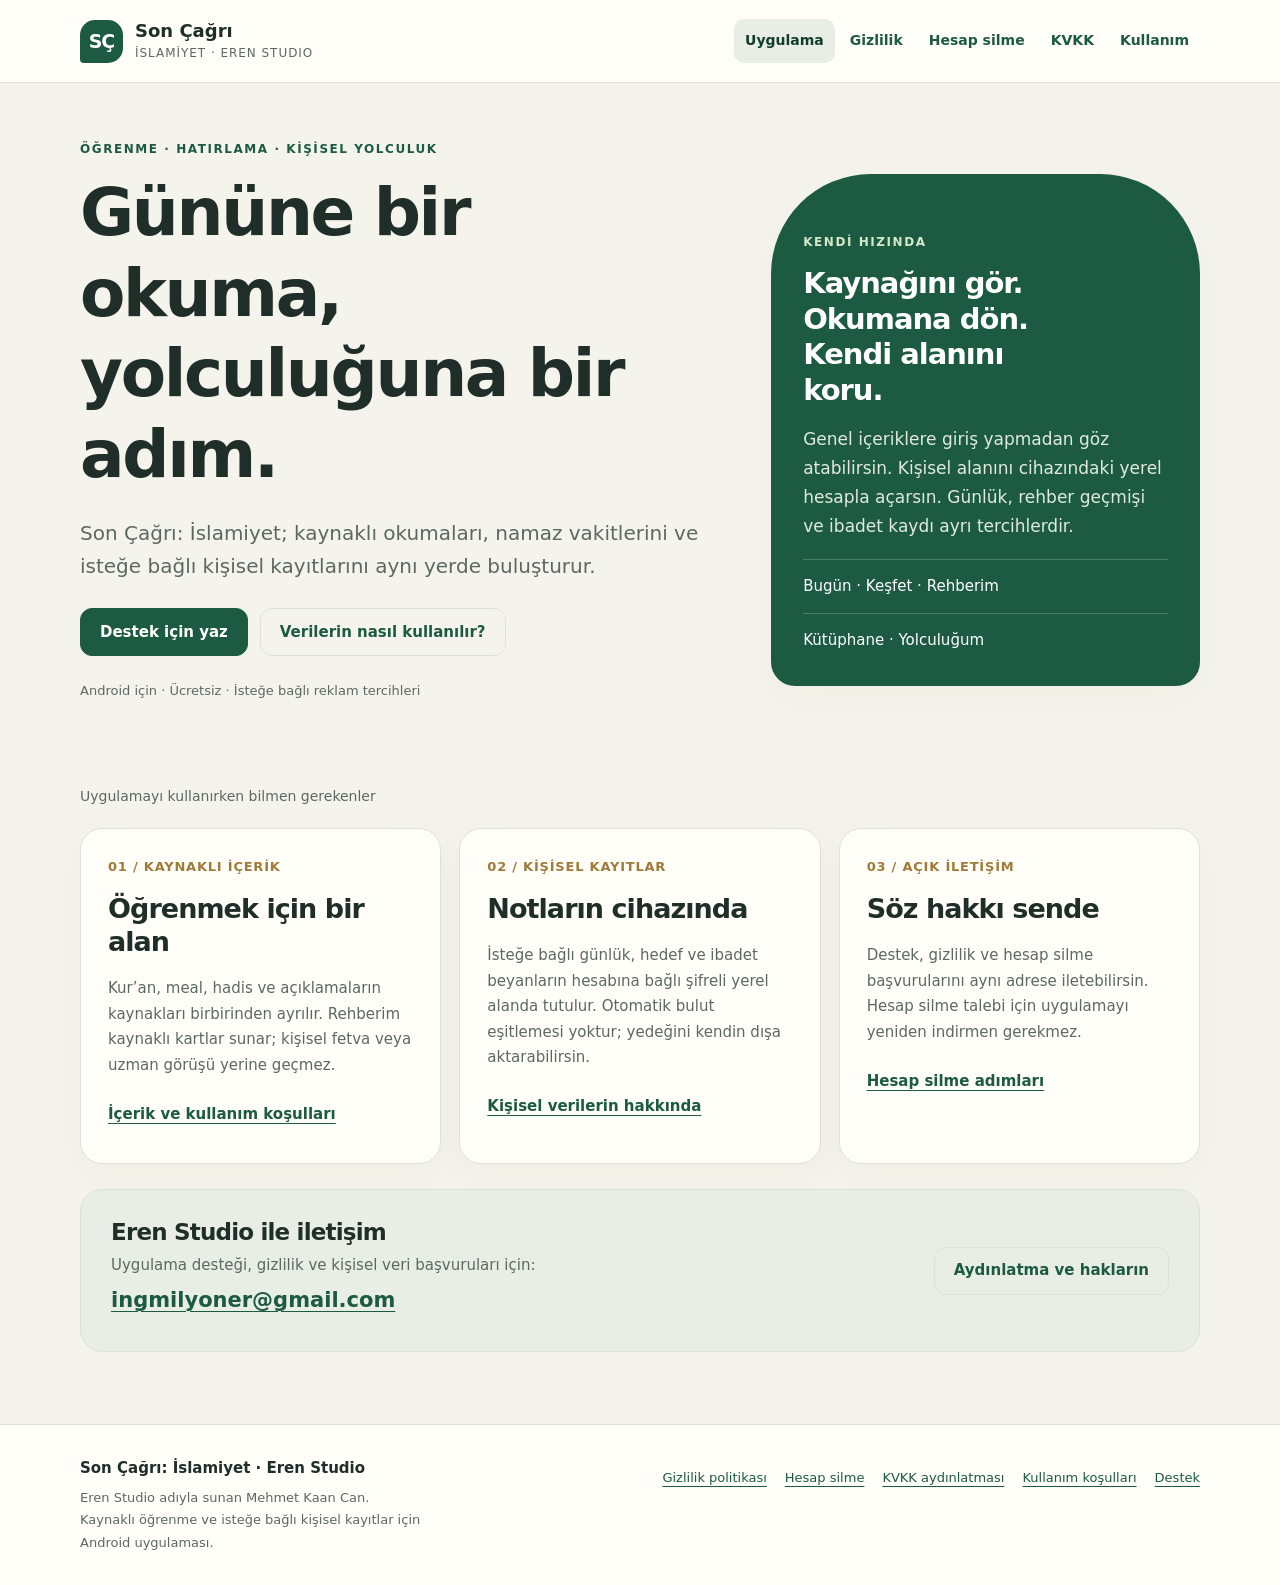
<file: index.html>
<!doctype html>
<html lang="tr">
<head><meta charset="utf-8"><meta name="viewport" content="width=device-width,initial-scale=1"><meta name="theme-color" content="#1c5a42"><meta name="application-name" content="Son Çağrı: İslamiyet"><meta name="description" content="Son Çağrı: İslamiyet uygulaması hakkında bilgi, destek, gizlilik ve hesap silme başvuruları."><title>Son Çağrı: İslamiyet · Eren Studio</title><link rel="stylesheet" href="style.css"></head>
<body>
<a class="skip" href="#icerik">İçeriğe geç</a>
<header class="site-header"><div class="wrap header-inner"><a class="brand" href="index.html" aria-label="Son Çağrı ana sayfa"><span class="brand-mark" aria-hidden="true">SÇ</span><span><span class="brand-name">Son Çağrı</span><span class="brand-sub">İSLAMİYET · EREN STUDIO</span></span></a><nav class="site-nav" aria-label="Ana gezinme"><a href="index.html" aria-current="page">Uygulama</a><a href="privacy.html">Gizlilik</a><a href="delete-account.html">Hesap silme</a><a href="kvkk.html">KVKK</a><a href="terms.html">Kullanım</a></nav></div></header>
<main id="icerik"><div class="wrap">
<section class="hero"><div><span class="eyebrow">Öğrenme · Hatırlama · Kişisel yolculuk</span><h1>Gününe bir okuma, yolculuğuna bir adım.</h1><p class="lead">Son Çağrı: İslamiyet; kaynaklı okumaları, namaz vakitlerini ve isteğe bağlı kişisel kayıtlarını aynı yerde buluşturur.</p><div class="actions"><a class="button" href="mailto:ingmilyoner@gmail.com?subject=Son%20Cagri%20destek">Destek için yaz</a><a class="button secondary" href="privacy.html">Verilerin nasıl kullanılır?</a></div><p class="meta">Android için · Ücretsiz · İsteğe bağlı reklam tercihleri</p></div><aside class="hero-panel" aria-label="Uygulamadaki alanlar"><span class="eyebrow">Kendi hızında</span><h2>Kaynağını gör.<br>Okumana dön.<br>Kendi alanını koru.</h2><p>Genel içeriklere giriş yapmadan göz atabilirsin. Kişisel alanını cihazındaki yerel hesapla açarsın. Günlük, rehber geçmişi ve ibadet kaydı ayrı tercihlerdir.</p><div class="mini-row">Bugün · Keşfet · Rehberim</div><div class="mini-row">Kütüphane · Yolculuğum</div></aside></section>
<p class="section-label">Uygulamayı kullanırken bilmen gerekenler</p>
<div class="cards"><article class="card"><span class="card-number">01 / KAYNAKLI İÇERİK</span><h2>Öğrenmek için bir alan</h2><p>Kur’an, meal, hadis ve açıklamaların kaynakları birbirinden ayrılır. Rehberim kaynaklı kartlar sunar; kişisel fetva veya uzman görüşü yerine geçmez.</p><a class="card-link" href="terms.html#icerik">İçerik ve kullanım koşulları</a></article><article class="card"><span class="card-number">02 / KİŞİSEL KAYITLAR</span><h2>Notların cihazında</h2><p>İsteğe bağlı günlük, hedef ve ibadet beyanların hesabına bağlı şifreli yerel alanda tutulur. Otomatik bulut eşitlemesi yoktur; yedeğini kendin dışa aktarabilirsin.</p><a class="card-link" href="privacy.html#kisisel-alan">Kişisel verilerin hakkında</a></article><article class="card"><span class="card-number">03 / AÇIK İLETİŞİM</span><h2>Söz hakkı sende</h2><p>Destek, gizlilik ve hesap silme başvurularını aynı adrese iletebilirsin. Hesap silme talebi için uygulamayı yeniden indirmen gerekmez.</p><a class="card-link" href="delete-account.html">Hesap silme adımları</a></article></div>
<section class="band"><div><h2>Eren Studio ile iletişim</h2><p>Uygulama desteği, gizlilik ve kişisel veri başvuruları için:</p><a class="contact-email" href="mailto:ingmilyoner@gmail.com">ingmilyoner@gmail.com</a></div><a class="button secondary" href="kvkk.html">Aydınlatma ve hakların</a></section>
</div></main>
<footer class="site-footer"><div class="wrap footer-inner"><div><p class="footer-brand">Son Çağrı: İslamiyet · Eren Studio</p><p class="footer-note">Eren Studio adıyla sunan Mehmet Kaan Can.</p><p class="footer-note">Kaynaklı öğrenme ve isteğe bağlı kişisel kayıtlar için Android uygulaması.</p></div><nav class="footer-links" aria-label="Yasal bilgiler ve destek"><a href="privacy.html">Gizlilik politikası</a><a href="delete-account.html">Hesap silme</a><a href="kvkk.html">KVKK aydınlatması</a><a href="terms.html">Kullanım koşulları</a><a href="mailto:ingmilyoner@gmail.com">Destek</a></nav></div></footer>
</body></html>
</file>
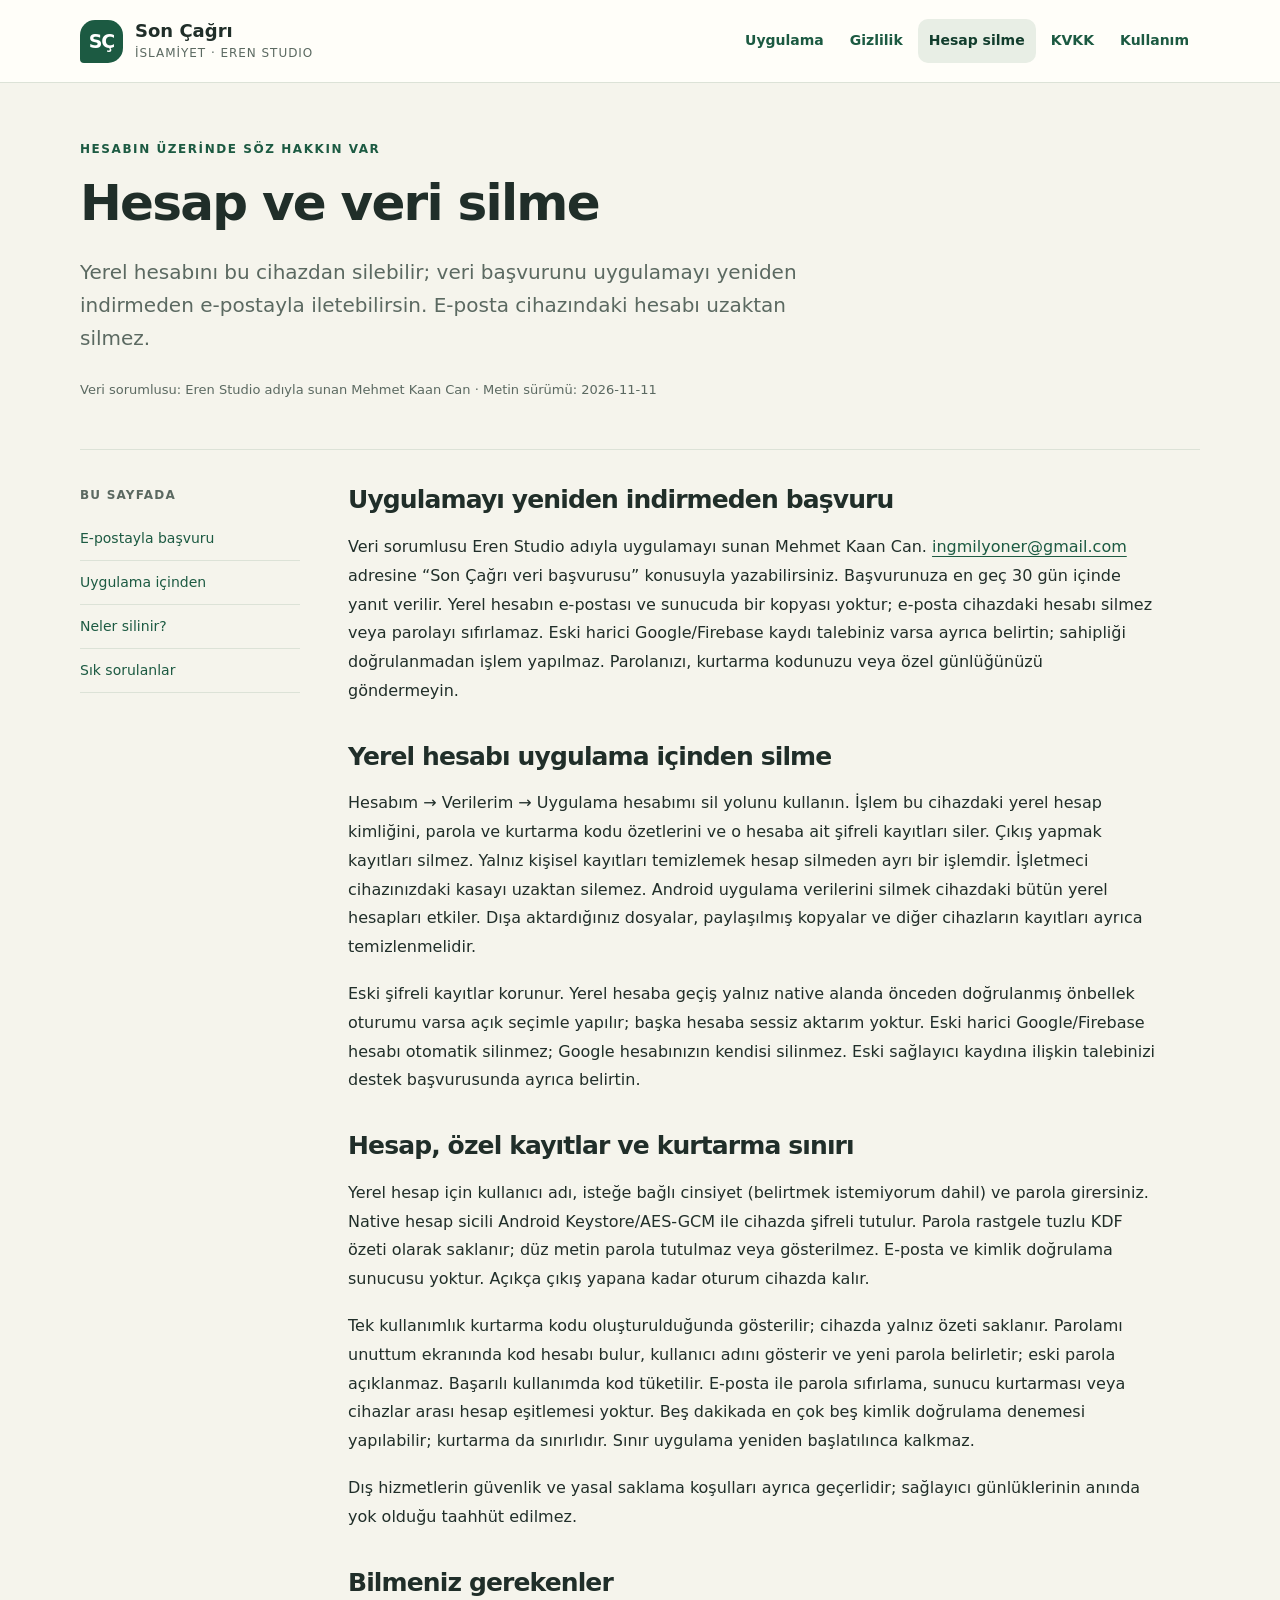
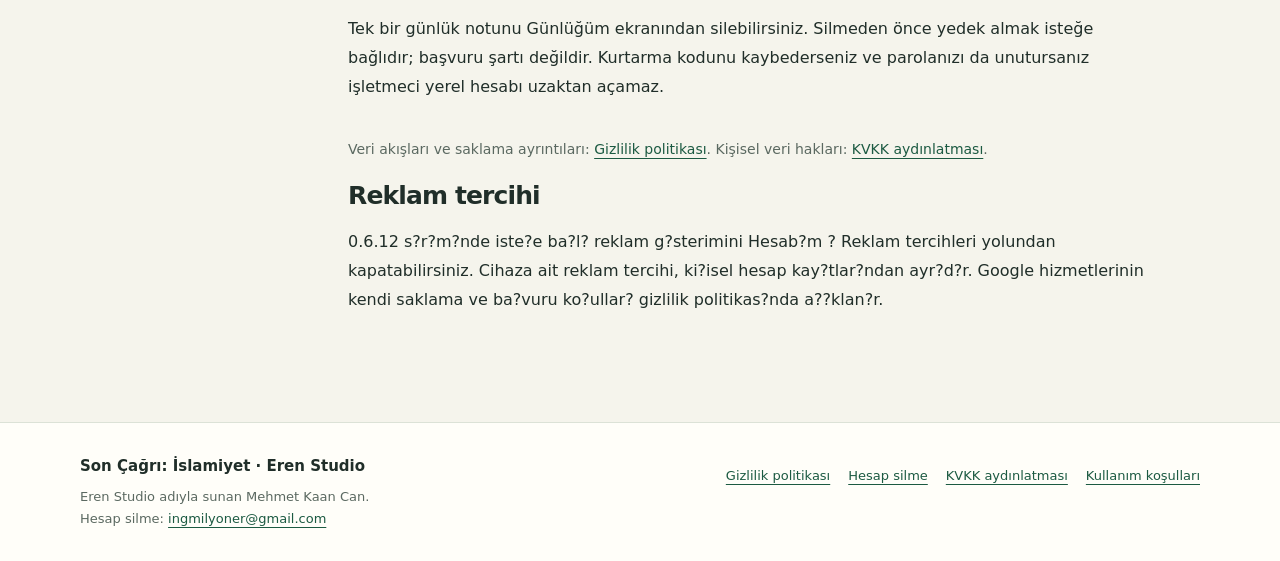
<file: delete-account.html>
<!doctype html>
<html lang="tr">
<head><meta charset="utf-8"><meta name="viewport" content="width=device-width,initial-scale=1"><meta name="theme-color" content="#1c5a42"><meta name="description" content="Son Çağrı: İslamiyet uygulama hesabını ve verilerini silme: uygulama içinden veya yeniden indirmeden e-postayla başvuru."><title>Hesap ve veri silme · Son Çağrı</title><link rel="stylesheet" href="style.css"></head>
<body><a class="skip" href="#icerik">İçeriğe geç</a>
<header class="site-header"><div class="wrap header-inner"><a class="brand" href="index.html" aria-label="Son Çağrı ana sayfa"><span class="brand-mark" aria-hidden="true">SÇ</span><span><span class="brand-name">Son Çağrı</span><span class="brand-sub">İSLAMİYET · EREN STUDIO</span></span></a><nav class="site-nav" aria-label="Ana gezinme"><a href="index.html">Uygulama</a><a href="privacy.html">Gizlilik</a><a href="delete-account.html" aria-current="page">Hesap silme</a><a href="kvkk.html">KVKK</a><a href="terms.html">Kullanım</a></nav></div></header>
<main id="icerik"><div class="wrap"><header class="page-intro"><span class="eyebrow">Hesabın üzerinde söz hakkın var</span><h1>Hesap ve veri silme</h1><p class="lead">Yerel hesabını bu cihazdan silebilir; veri başvurunu uygulamayı yeniden indirmeden e-postayla iletebilirsin. E-posta cihazındaki hesabı uzaktan silmez.</p><p class="meta">Veri sorumlusu: Eren Studio adıyla sunan Mehmet Kaan Can · Metin sürümü: 2026-11-11</p></header>
<div class="document-layout"><nav class="toc" aria-label="Bu sayfada"><p class="toc-title">Bu sayfada</p><a href="#eposta">E-postayla başvuru</a><a href="#uygulama">Uygulama içinden</a><a href="#kapsam">Neler silinir?</a><a href="#sorular">Sık sorulanlar</a></nav><article class="prose">
<section id="eposta"><h2>Uygulamayı yeniden indirmeden başvuru</h2><p>Veri sorumlusu Eren Studio adıyla uygulamayı sunan Mehmet Kaan Can. <a href="mailto:ingmilyoner@gmail.com?subject=Son%20Cagri%20veri%20basvurusu">ingmilyoner@gmail.com</a> adresine “Son Çağrı veri başvurusu” konusuyla yazabilirsiniz. Başvurunuza en geç 30 gün içinde yanıt verilir. Yerel hesabın e-postası ve sunucuda bir kopyası yoktur; e-posta cihazdaki hesabı silmez veya parolayı sıfırlamaz. Eski harici Google/Firebase kaydı talebiniz varsa ayrıca belirtin; sahipliği doğrulanmadan işlem yapılmaz. Parolanızı, kurtarma kodunuzu veya özel günlüğünüzü göndermeyin.</p></section>
<section id="uygulama"><h2>Yerel hesabı uygulama içinden silme</h2><p>Hesabım → Verilerim → Uygulama hesabımı sil yolunu kullanın. İşlem bu cihazdaki yerel hesap kimliğini, parola ve kurtarma kodu özetlerini ve o hesaba ait şifreli kayıtları siler. Çıkış yapmak kayıtları silmez. Yalnız kişisel kayıtları temizlemek hesap silmeden ayrı bir işlemdir. İşletmeci cihazınızdaki kasayı uzaktan silemez. Android uygulama verilerini silmek cihazdaki bütün yerel hesapları etkiler. Dışa aktardığınız dosyalar, paylaşılmış kopyalar ve diğer cihazların kayıtları ayrıca temizlenmelidir.</p><p>Eski şifreli kayıtlar korunur. Yerel hesaba geçiş yalnız native alanda önceden doğrulanmış önbellek oturumu varsa açık seçimle yapılır; başka hesaba sessiz aktarım yoktur. Eski harici Google/Firebase hesabı otomatik silinmez; Google hesabınızın kendisi silinmez. Eski sağlayıcı kaydına ilişkin talebinizi destek başvurusunda ayrıca belirtin.</p></section>
<section id="kapsam"><h2>Hesap, özel kayıtlar ve kurtarma sınırı</h2><p>Yerel hesap için kullanıcı adı, isteğe bağlı cinsiyet (belirtmek istemiyorum dahil) ve parola girersiniz. Native hesap sicili Android Keystore/AES-GCM ile cihazda şifreli tutulur. Parola rastgele tuzlu KDF özeti olarak saklanır; düz metin parola tutulmaz veya gösterilmez. E-posta ve kimlik doğrulama sunucusu yoktur. Açıkça çıkış yapana kadar oturum cihazda kalır.</p><p>Tek kullanımlık kurtarma kodu oluşturulduğunda gösterilir; cihazda yalnız özeti saklanır. Parolamı unuttum ekranında kod hesabı bulur, kullanıcı adını gösterir ve yeni parola belirletir; eski parola açıklanmaz. Başarılı kullanımda kod tüketilir. E-posta ile parola sıfırlama, sunucu kurtarması veya cihazlar arası hesap eşitlemesi yoktur. Beş dakikada en çok beş kimlik doğrulama denemesi yapılabilir; kurtarma da sınırlıdır. Sınır uygulama yeniden başlatılınca kalkmaz.</p><p>Dış hizmetlerin güvenlik ve yasal saklama koşulları ayrıca geçerlidir; sağlayıcı günlüklerinin anında yok olduğu taahhüt edilmez.</p></section>
<section id="sorular"><h2>Bilmeniz gerekenler</h2><p>Tek bir günlük notunu Günlüğüm ekranından silebilirsiniz. Silmeden önce yedek almak isteğe bağlıdır; başvuru şartı değildir. Kurtarma kodunu kaybederseniz ve parolanızı da unutursanız işletmeci yerel hesabı uzaktan açamaz.</p></section>
<p class="small">Veri akışları ve saklama ayrıntıları: <a href="privacy.html">Gizlilik politikası</a>. Kişisel veri hakları: <a href="kvkk.html">KVKK aydınlatması</a>.</p>
<section><h2>Reklam tercihi</h2><p>0.6.12 s?r?m?nde iste?e ba?l? reklam g?sterimini Hesab?m ? Reklam tercihleri yolundan kapatabilirsiniz. Cihaza ait reklam tercihi, ki?isel hesap kay?tlar?ndan ayr?d?r. Google hizmetlerinin kendi saklama ve ba?vuru ko?ullar? gizlilik politikas?nda a??klan?r.</p></section></article></div></div></main><footer class="site-footer"><div class="wrap footer-inner"><div><p class="footer-brand">Son Çağrı: İslamiyet · Eren Studio</p><p class="footer-note">Eren Studio adıyla sunan Mehmet Kaan Can.</p><p class="footer-note">Hesap silme: <a href="mailto:ingmilyoner@gmail.com">ingmilyoner@gmail.com</a></p></div><nav class="footer-links" aria-label="Yasal bilgiler"><a href="privacy.html">Gizlilik politikası</a><a href="delete-account.html">Hesap silme</a><a href="kvkk.html">KVKK aydınlatması</a><a href="terms.html">Kullanım koşulları</a></nav></div></footer></body></html>
</file>
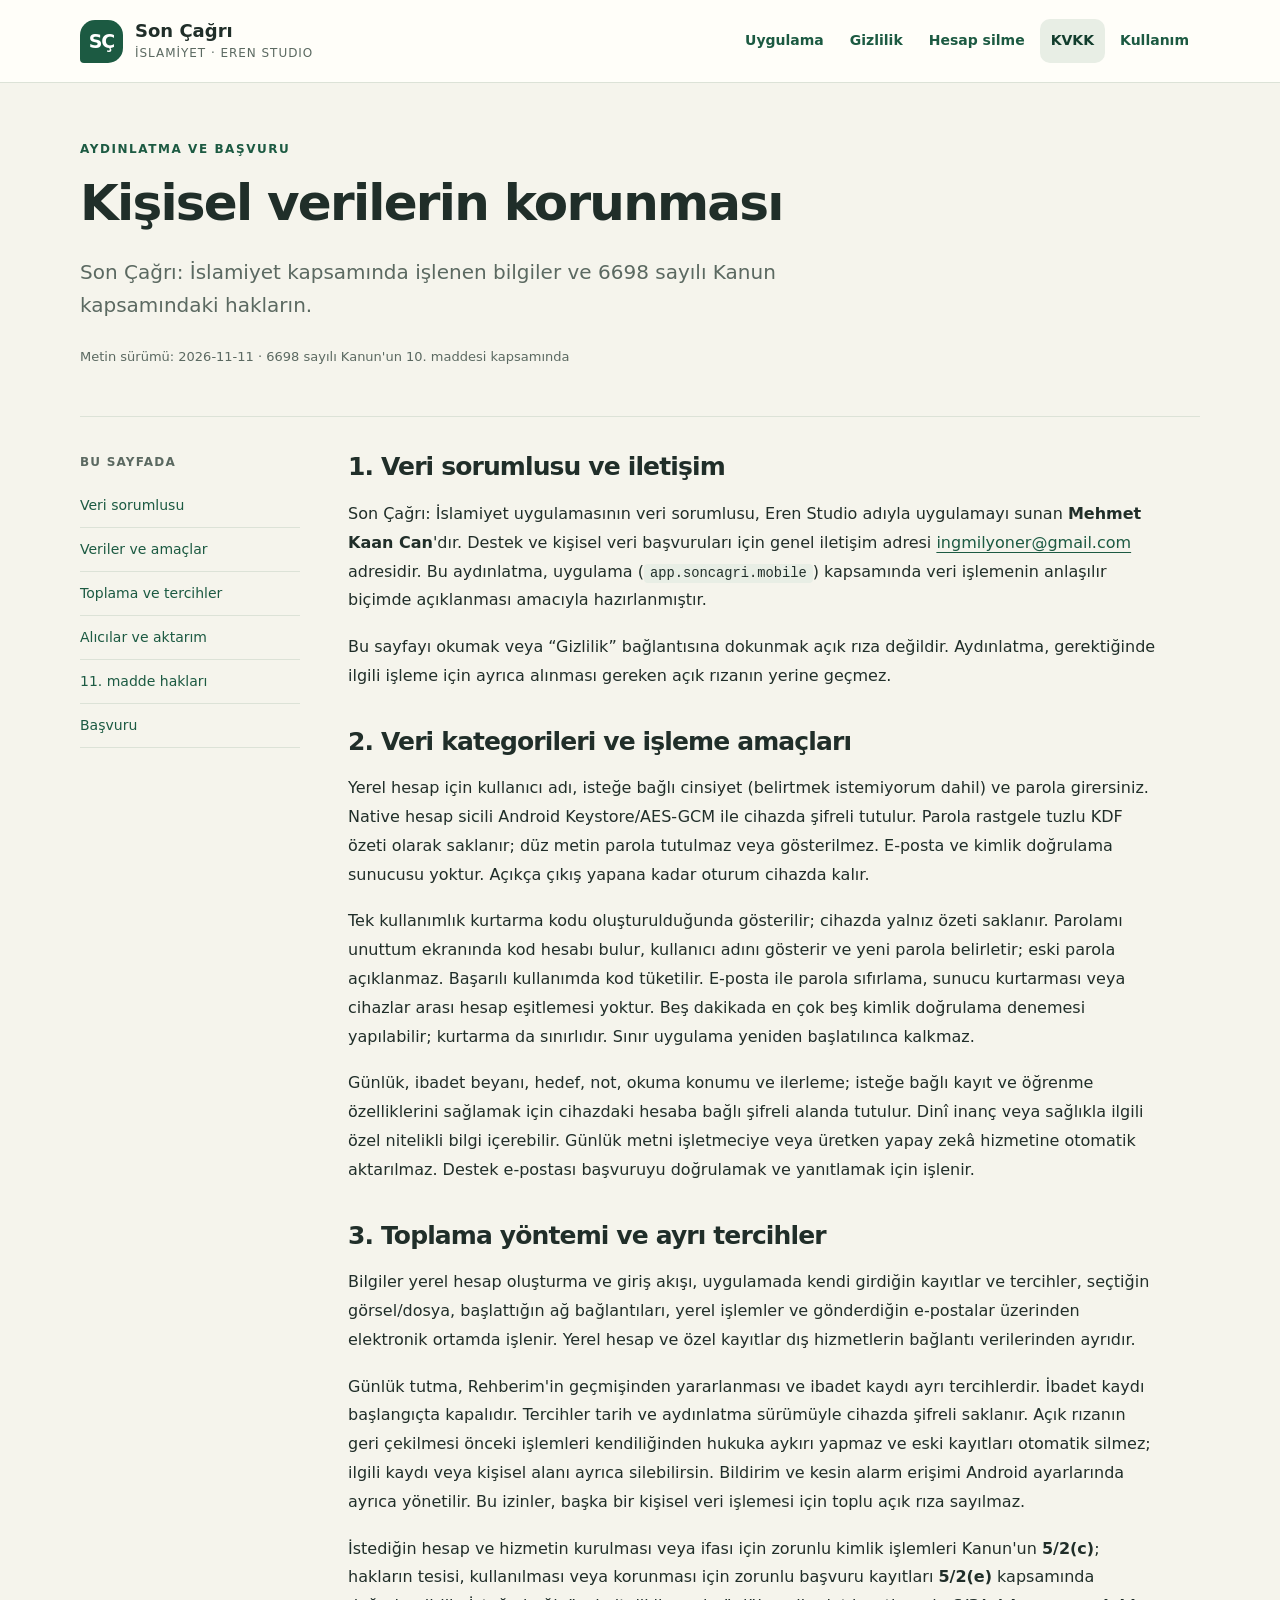
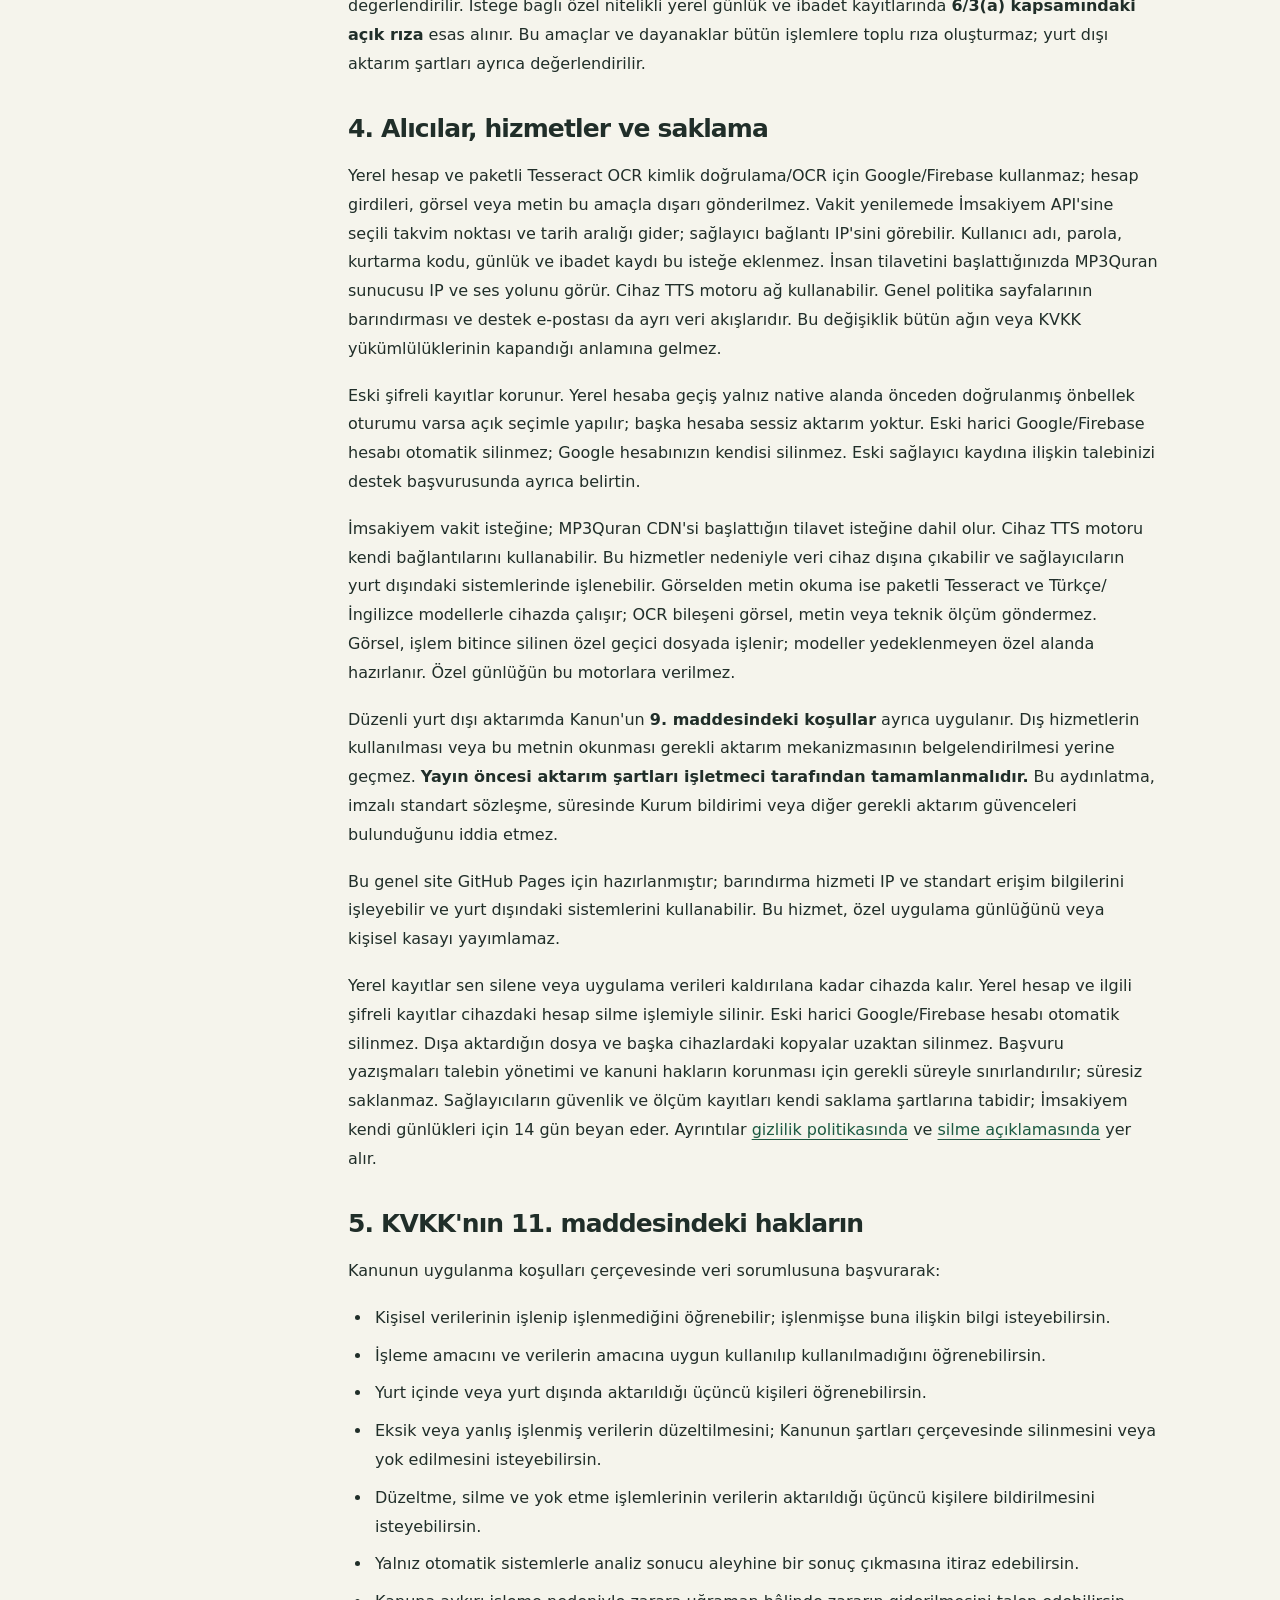
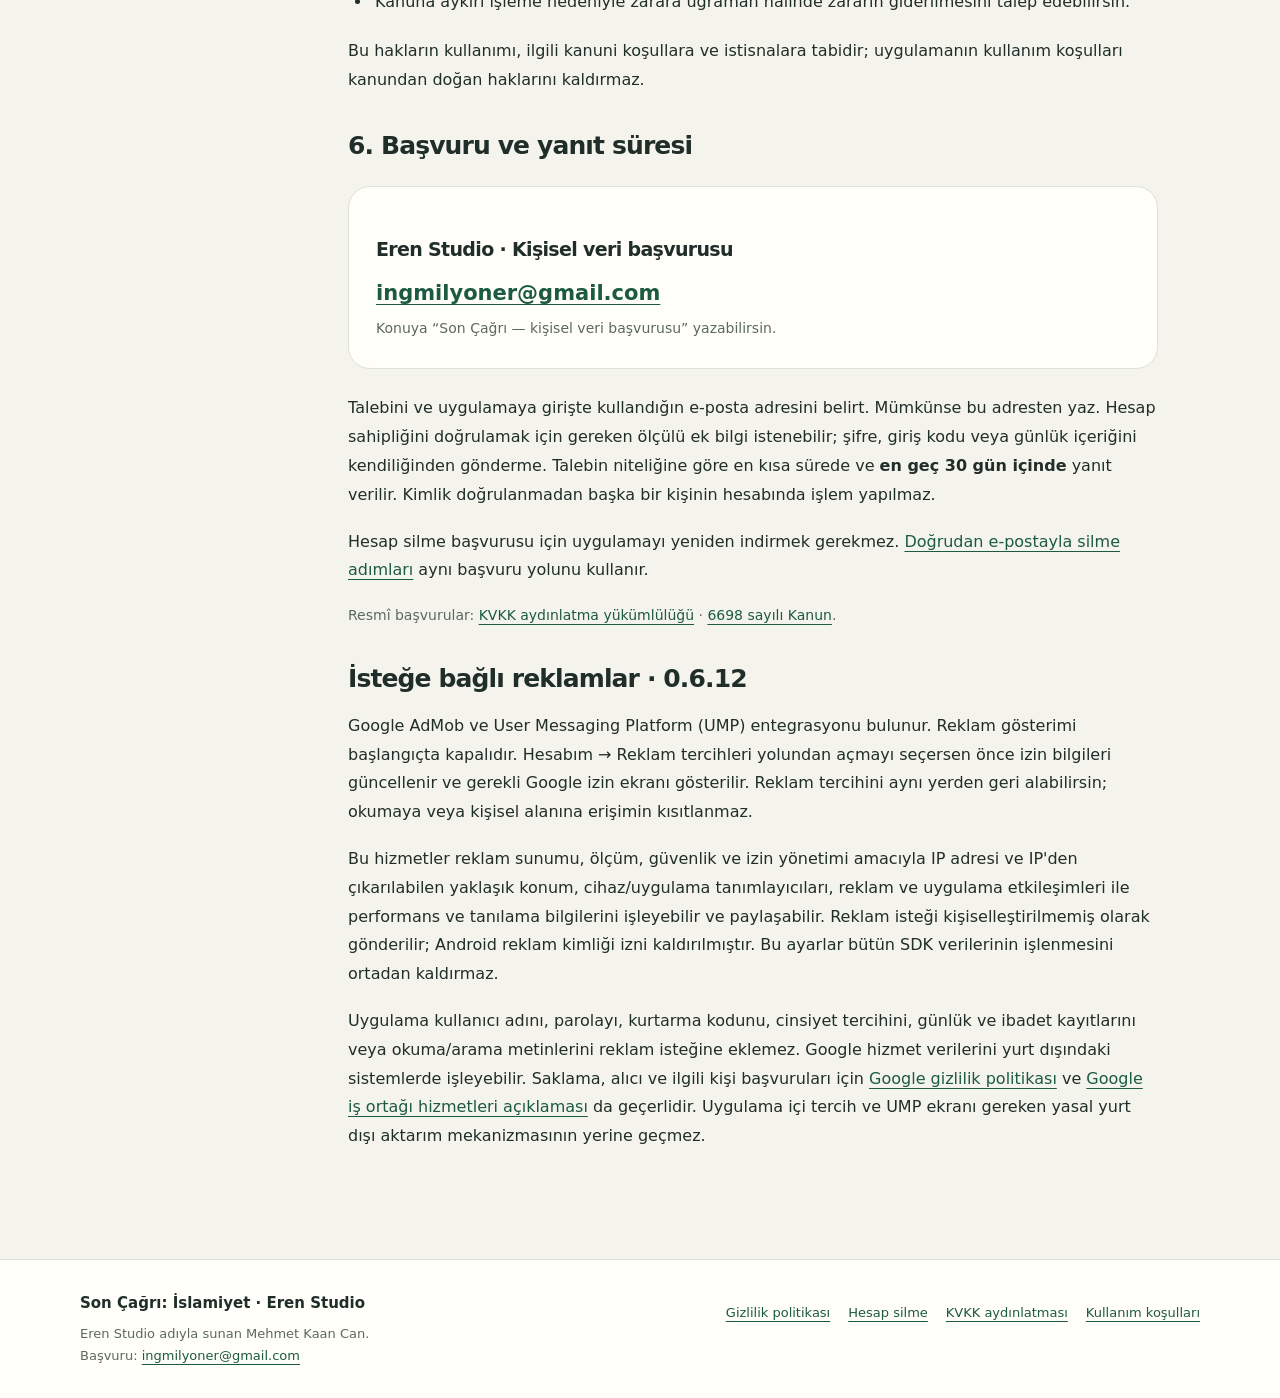
<file: kvkk.html>
<!doctype html>
<html lang="tr">
<head><meta charset="utf-8"><meta name="viewport" content="width=device-width,initial-scale=1"><meta name="theme-color" content="#1c5a42"><meta name="description" content="Son Çağrı: İslamiyet KVKK aydınlatması, kişisel veri işleme amaçları, m.11 hakları ve 30 gün içinde yanıtlanan başvuru yolu."><title>KVKK aydınlatması · Son Çağrı</title><link rel="stylesheet" href="style.css"></head>
<body><a class="skip" href="#icerik">İçeriğe geç</a><header class="site-header"><div class="wrap header-inner"><a class="brand" href="index.html" aria-label="Son Çağrı ana sayfa"><span class="brand-mark" aria-hidden="true">SÇ</span><span><span class="brand-name">Son Çağrı</span><span class="brand-sub">İSLAMİYET · EREN STUDIO</span></span></a><nav class="site-nav" aria-label="Ana gezinme"><a href="index.html">Uygulama</a><a href="privacy.html">Gizlilik</a><a href="delete-account.html">Hesap silme</a><a href="kvkk.html" aria-current="page">KVKK</a><a href="terms.html">Kullanım</a></nav></div></header>
<main id="icerik"><div class="wrap"><header class="page-intro"><span class="eyebrow">Aydınlatma ve başvuru</span><h1>Kişisel verilerin korunması</h1><p class="lead">Son Çağrı: İslamiyet kapsamında işlenen bilgiler ve 6698 sayılı Kanun kapsamındaki hakların.</p><p class="meta">Metin sürümü: 2026-11-11 · 6698 sayılı Kanun'un 10. maddesi kapsamında</p></header><div class="document-layout"><nav class="toc" aria-label="Bu sayfada"><p class="toc-title">Bu sayfada</p><a href="#sorumlu">Veri sorumlusu</a><a href="#amac">Veriler ve amaçlar</a><a href="#yontem">Toplama ve tercihler</a><a href="#aktarim">Alıcılar ve aktarım</a><a href="#haklar">11. madde hakları</a><a href="#basvuru">Başvuru</a></nav><article class="prose">
<section id="sorumlu"><h2>1. Veri sorumlusu ve iletişim</h2><p>Son Çağrı: İslamiyet uygulamasının veri sorumlusu, Eren Studio adıyla uygulamayı sunan <strong>Mehmet Kaan Can</strong>'dır. Destek ve kişisel veri başvuruları için genel iletişim adresi <a href="mailto:ingmilyoner@gmail.com">ingmilyoner@gmail.com</a> adresidir. Bu aydınlatma, uygulama (<code>app.soncagri.mobile</code>) kapsamında veri işlemenin anlaşılır biçimde açıklanması amacıyla hazırlanmıştır.</p><p>Bu sayfayı okumak veya “Gizlilik” bağlantısına dokunmak açık rıza değildir. Aydınlatma, gerektiğinde ilgili işleme için ayrıca alınması gereken açık rızanın yerine geçmez.</p></section>
<section id="amac"><h2>2. Veri kategorileri ve işleme amaçları</h2><p>Yerel hesap için kullanıcı adı, isteğe bağlı cinsiyet (belirtmek istemiyorum dahil) ve parola girersiniz. Native hesap sicili Android Keystore/AES-GCM ile cihazda şifreli tutulur. Parola rastgele tuzlu KDF özeti olarak saklanır; düz metin parola tutulmaz veya gösterilmez. E-posta ve kimlik doğrulama sunucusu yoktur. Açıkça çıkış yapana kadar oturum cihazda kalır.</p><p>Tek kullanımlık kurtarma kodu oluşturulduğunda gösterilir; cihazda yalnız özeti saklanır. Parolamı unuttum ekranında kod hesabı bulur, kullanıcı adını gösterir ve yeni parola belirletir; eski parola açıklanmaz. Başarılı kullanımda kod tüketilir. E-posta ile parola sıfırlama, sunucu kurtarması veya cihazlar arası hesap eşitlemesi yoktur. Beş dakikada en çok beş kimlik doğrulama denemesi yapılabilir; kurtarma da sınırlıdır. Sınır uygulama yeniden başlatılınca kalkmaz.</p><p>Günlük, ibadet beyanı, hedef, not, okuma konumu ve ilerleme; isteğe bağlı kayıt ve öğrenme özelliklerini sağlamak için cihazdaki hesaba bağlı şifreli alanda tutulur. Dinî inanç veya sağlıkla ilgili özel nitelikli bilgi içerebilir. Günlük metni işletmeciye veya üretken yapay zekâ hizmetine otomatik aktarılmaz. Destek e-postası başvuruyu doğrulamak ve yanıtlamak için işlenir.</p></section>
<section id="yontem"><h2>3. Toplama yöntemi ve ayrı tercihler</h2><p>Bilgiler yerel hesap oluşturma ve giriş akışı, uygulamada kendi girdiğin kayıtlar ve tercihler, seçtiğin görsel/dosya, başlattığın ağ bağlantıları, yerel işlemler ve gönderdiğin e-postalar üzerinden elektronik ortamda işlenir. Yerel hesap ve özel kayıtlar dış hizmetlerin bağlantı verilerinden ayrıdır.</p><p>Günlük tutma, Rehberim'in geçmişinden yararlanması ve ibadet kaydı ayrı tercihlerdir. İbadet kaydı başlangıçta kapalıdır. Tercihler tarih ve aydınlatma sürümüyle cihazda şifreli saklanır. Açık rızanın geri çekilmesi önceki işlemleri kendiliğinden hukuka aykırı yapmaz ve eski kayıtları otomatik silmez; ilgili kaydı veya kişisel alanı ayrıca silebilirsin. Bildirim ve kesin alarm erişimi Android ayarlarında ayrıca yönetilir. Bu izinler, başka bir kişisel veri işlemesi için toplu açık rıza sayılmaz.</p><p>İstediğin hesap ve hizmetin kurulması veya ifası için zorunlu kimlik işlemleri Kanun'un <strong>5/2(c)</strong>; hakların tesisi, kullanılması veya korunması için zorunlu başvuru kayıtları <strong>5/2(e)</strong> kapsamında değerlendirilir. İsteğe bağlı özel nitelikli yerel günlük ve ibadet kayıtlarında <strong>6/3(a) kapsamındaki açık rıza</strong> esas alınır. Bu amaçlar ve dayanaklar bütün işlemlere toplu rıza oluşturmaz; yurt dışı aktarım şartları ayrıca değerlendirilir.</p><!-- Publication gate: actual KVKK Article 9 transfer documents are still required. Do not treat service use or notice clicks as a signed mechanism. --></section>
<section id="aktarim"><h2>4. Alıcılar, hizmetler ve saklama</h2><p>Yerel hesap ve paketli Tesseract OCR kimlik doğrulama/OCR için Google/Firebase kullanmaz; hesap girdileri, görsel veya metin bu amaçla dışarı gönderilmez. Vakit yenilemede İmsakiyem API'sine seçili takvim noktası ve tarih aralığı gider; sağlayıcı bağlantı IP'sini görebilir. Kullanıcı adı, parola, kurtarma kodu, günlük ve ibadet kaydı bu isteğe eklenmez. İnsan tilavetini başlattığınızda MP3Quran sunucusu IP ve ses yolunu görür. Cihaz TTS motoru ağ kullanabilir. Genel politika sayfalarının barındırması ve destek e-postası da ayrı veri akışlarıdır. Bu değişiklik bütün ağın veya KVKK yükümlülüklerinin kapandığı anlamına gelmez.</p><p>Eski şifreli kayıtlar korunur. Yerel hesaba geçiş yalnız native alanda önceden doğrulanmış önbellek oturumu varsa açık seçimle yapılır; başka hesaba sessiz aktarım yoktur. Eski harici Google/Firebase hesabı otomatik silinmez; Google hesabınızın kendisi silinmez. Eski sağlayıcı kaydına ilişkin talebinizi destek başvurusunda ayrıca belirtin.</p><p>İmsakiyem vakit isteğine; MP3Quran CDN'si başlattığın tilavet isteğine dahil olur. Cihaz TTS motoru kendi bağlantılarını kullanabilir. Bu hizmetler nedeniyle veri cihaz dışına çıkabilir ve sağlayıcıların yurt dışındaki sistemlerinde işlenebilir. Görselden metin okuma ise paketli Tesseract ve Türkçe/İngilizce modellerle cihazda çalışır; OCR bileşeni görsel, metin veya teknik ölçüm göndermez. Görsel, işlem bitince silinen özel geçici dosyada işlenir; modeller yedeklenmeyen özel alanda hazırlanır. Özel günlüğün bu motorlara verilmez.</p><p>Düzenli yurt dışı aktarımda Kanun'un <strong>9. maddesindeki koşullar</strong> ayrıca uygulanır. Dış hizmetlerin kullanılması veya bu metnin okunması gerekli aktarım mekanizmasının belgelendirilmesi yerine geçmez. <strong>Yayın öncesi aktarım şartları işletmeci tarafından tamamlanmalıdır.</strong> Bu aydınlatma, imzalı standart sözleşme, süresinde Kurum bildirimi veya diğer gerekli aktarım güvenceleri bulunduğunu iddia etmez.</p><p>Bu genel site GitHub Pages için hazırlanmıştır; barındırma hizmeti IP ve standart erişim bilgilerini işleyebilir ve yurt dışındaki sistemlerini kullanabilir. Bu hizmet, özel uygulama günlüğünü veya kişisel kasayı yayımlamaz.</p><p>Yerel kayıtlar sen silene veya uygulama verileri kaldırılana kadar cihazda kalır. Yerel hesap ve ilgili şifreli kayıtlar cihazdaki hesap silme işlemiyle silinir. Eski harici Google/Firebase hesabı otomatik silinmez. Dışa aktardığın dosya ve başka cihazlardaki kopyalar uzaktan silinmez. Başvuru yazışmaları talebin yönetimi ve kanuni hakların korunması için gerekli süreyle sınırlandırılır; süresiz saklanmaz. Sağlayıcıların güvenlik ve ölçüm kayıtları kendi saklama şartlarına tabidir; İmsakiyem kendi günlükleri için 14 gün beyan eder. Ayrıntılar <a href="privacy.html">gizlilik politikasında</a> ve <a href="delete-account.html">silme açıklamasında</a> yer alır.</p></section>
<section id="haklar"><h2>5. KVKK'nın 11. maddesindeki hakların</h2><p>Kanunun uygulanma koşulları çerçevesinde veri sorumlusuna başvurarak:</p><ul><li>Kişisel verilerinin işlenip işlenmediğini öğrenebilir; işlenmişse buna ilişkin bilgi isteyebilirsin.</li><li>İşleme amacını ve verilerin amacına uygun kullanılıp kullanılmadığını öğrenebilirsin.</li><li>Yurt içinde veya yurt dışında aktarıldığı üçüncü kişileri öğrenebilirsin.</li><li>Eksik veya yanlış işlenmiş verilerin düzeltilmesini; Kanunun şartları çerçevesinde silinmesini veya yok edilmesini isteyebilirsin.</li><li>Düzeltme, silme ve yok etme işlemlerinin verilerin aktarıldığı üçüncü kişilere bildirilmesini isteyebilirsin.</li><li>Yalnız otomatik sistemlerle analiz sonucu aleyhine bir sonuç çıkmasına itiraz edebilirsin.</li><li>Kanuna aykırı işleme nedeniyle zarara uğraman hâlinde zararın giderilmesini talep edebilirsin.</li></ul><p>Bu hakların kullanımı, ilgili kanuni koşullara ve istisnalara tabidir; uygulamanın kullanım koşulları kanundan doğan haklarını kaldırmaz.</p></section>
<section id="basvuru"><h2>6. Başvuru ve yanıt süresi</h2><div class="contact-box"><h3>Eren Studio · Kişisel veri başvurusu</h3><a class="contact-email" href="mailto:ingmilyoner@gmail.com?subject=Son%20Cagri%20kisisel%20veri%20basvurusu">ingmilyoner@gmail.com</a><p class="small">Konuya “Son Çağrı — kişisel veri başvurusu” yazabilirsin.</p></div><p>Talebini ve uygulamaya girişte kullandığın e-posta adresini belirt. Mümkünse bu adresten yaz. Hesap sahipliğini doğrulamak için gereken ölçülü ek bilgi istenebilir; şifre, giriş kodu veya günlük içeriğini kendiliğinden gönderme. Talebin niteliğine göre en kısa sürede ve <strong>en geç 30 gün içinde</strong> yanıt verilir. Kimlik doğrulanmadan başka bir kişinin hesabında işlem yapılmaz.</p><p>Hesap silme başvurusu için uygulamayı yeniden indirmek gerekmez. <a href="delete-account.html#eposta">Doğrudan e-postayla silme adımları</a> aynı başvuru yolunu kullanır.</p><p class="small">Resmî başvurular: <a href="https://www.kvkk.gov.tr/Icerik/2033/Aydinlatma-Yukumlulugu-" rel="noreferrer">KVKK aydınlatma yükümlülüğü</a> · <a href="https://www.mevzuat.gov.tr/mevzuatmetin/1.5.6698.pdf" rel="noreferrer">6698 sayılı Kanun</a>.</p></section>
<section id="reklam"><h2>İsteğe bağlı reklamlar · 0.6.12</h2><p>Google AdMob ve User Messaging Platform (UMP) entegrasyonu bulunur. Reklam gösterimi başlangıçta kapalıdır. Hesabım → Reklam tercihleri yolundan açmayı seçersen önce izin bilgileri güncellenir ve gerekli Google izin ekranı gösterilir. Reklam tercihini aynı yerden geri alabilirsin; okumaya veya kişisel alanına erişimin kısıtlanmaz.</p><p>Bu hizmetler reklam sunumu, ölçüm, güvenlik ve izin yönetimi amacıyla IP adresi ve IP'den çıkarılabilen yaklaşık konum, cihaz/uygulama tanımlayıcıları, reklam ve uygulama etkileşimleri ile performans ve tanılama bilgilerini işleyebilir ve paylaşabilir. Reklam isteği kişiselleştirilmemiş olarak gönderilir; Android reklam kimliği izni kaldırılmıştır. Bu ayarlar bütün SDK verilerinin işlenmesini ortadan kaldırmaz.</p><p>Uygulama kullanıcı adını, parolayı, kurtarma kodunu, cinsiyet tercihini, günlük ve ibadet kayıtlarını veya okuma/arama metinlerini reklam isteğine eklemez. Google hizmet verilerini yurt dışındaki sistemlerde işleyebilir. Saklama, alıcı ve ilgili kişi başvuruları için <a href="https://policies.google.com/privacy">Google gizlilik politikası</a> ve <a href="https://policies.google.com/technologies/partner-sites">Google iş ortağı hizmetleri açıklaması</a> da geçerlidir. Uygulama içi tercih ve UMP ekranı gereken yasal yurt dışı aktarım mekanizmasının yerine geçmez.</p></section></article></div></div></main><footer class="site-footer"><div class="wrap footer-inner"><div><p class="footer-brand">Son Çağrı: İslamiyet · Eren Studio</p><p class="footer-note">Eren Studio adıyla sunan Mehmet Kaan Can.</p><p class="footer-note">Başvuru: <a href="mailto:ingmilyoner@gmail.com">ingmilyoner@gmail.com</a></p></div><nav class="footer-links" aria-label="Yasal bilgiler"><a href="privacy.html">Gizlilik politikası</a><a href="delete-account.html">Hesap silme</a><a href="kvkk.html">KVKK aydınlatması</a><a href="terms.html">Kullanım koşulları</a></nav></div></footer></body></html>
</file>
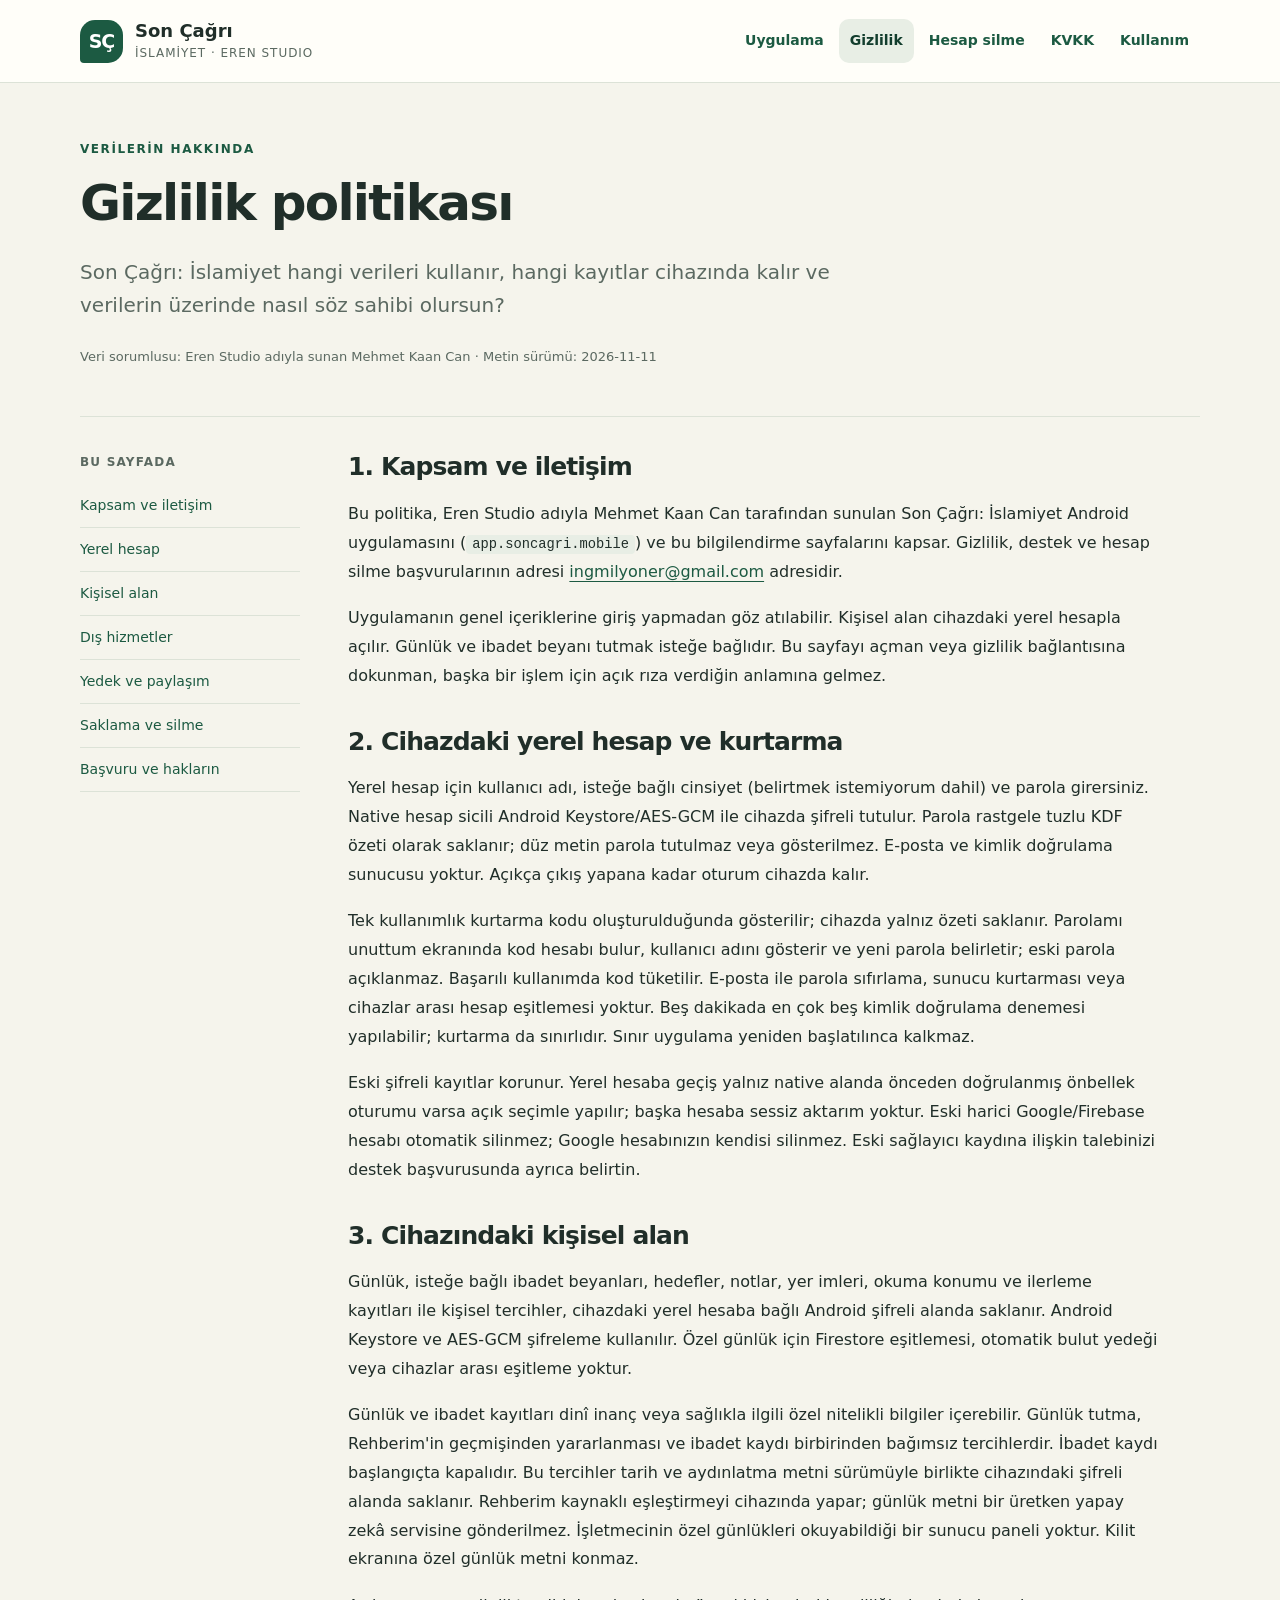
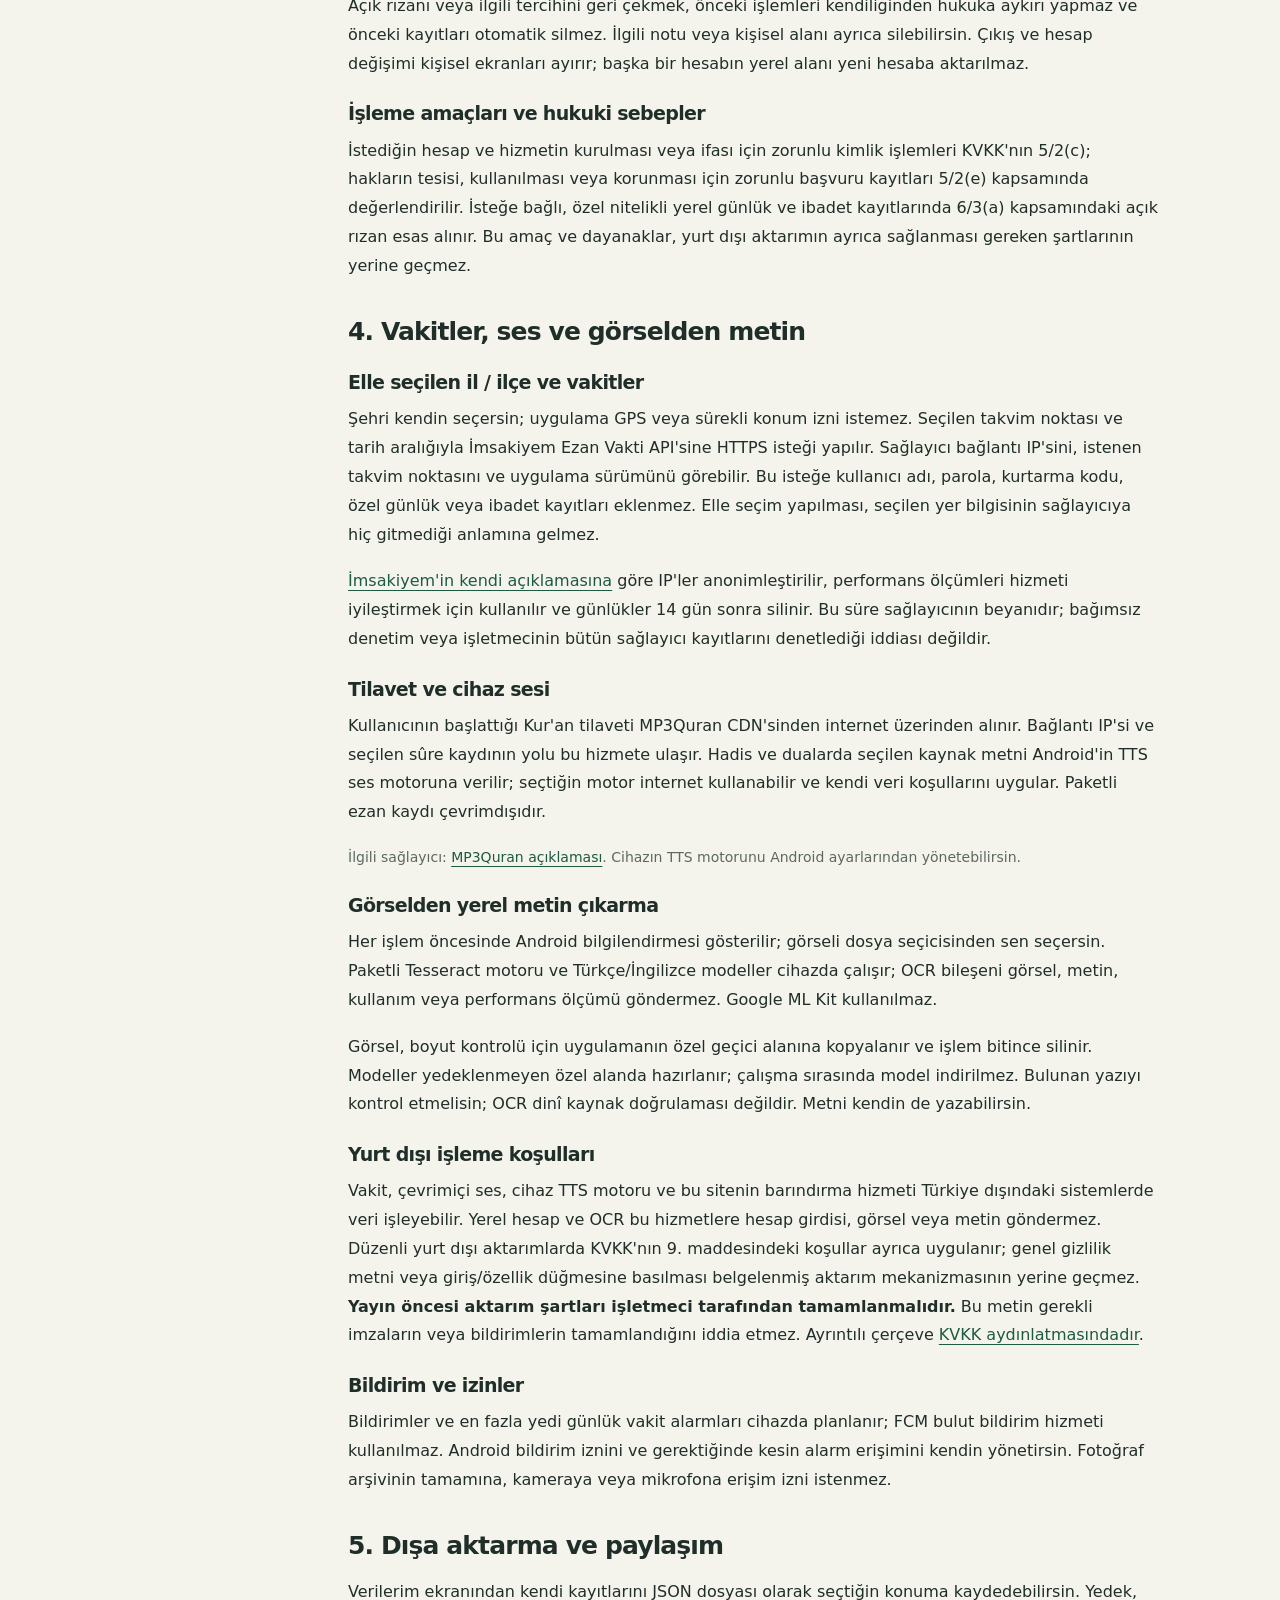
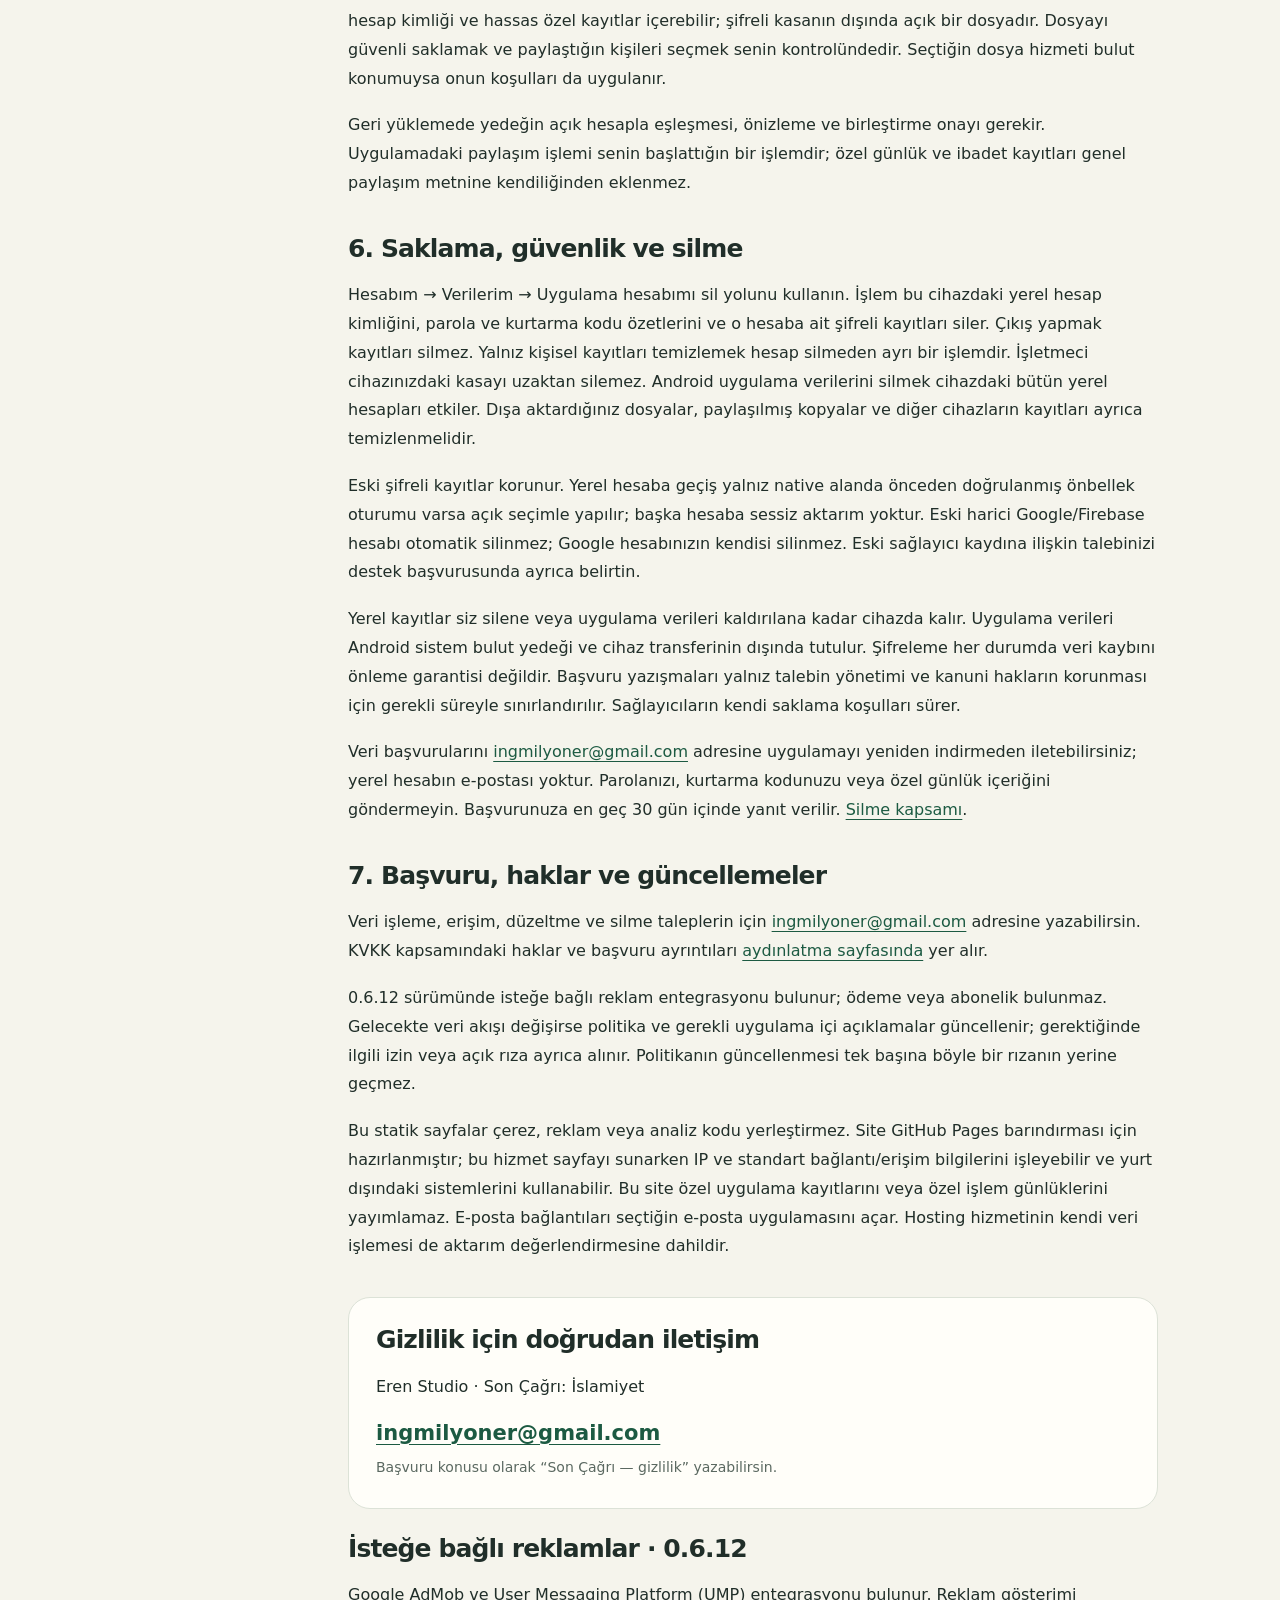
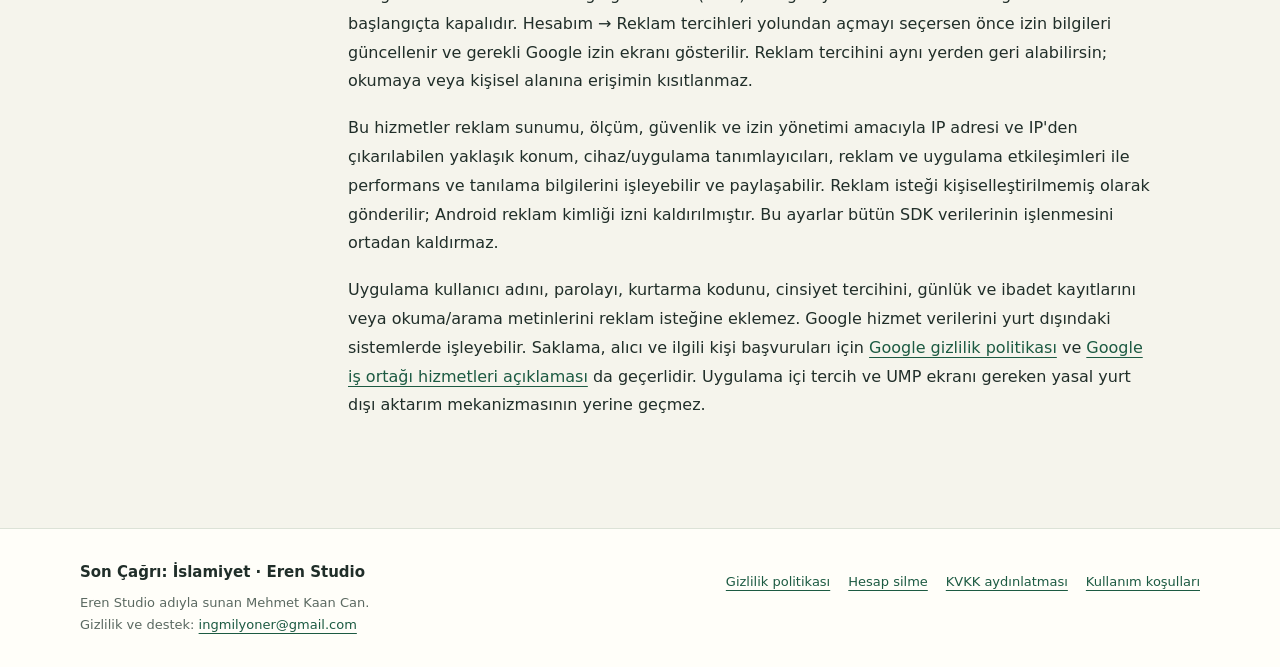
<file: privacy.html>
<!doctype html>
<html lang="tr">
<head><meta charset="utf-8"><meta name="viewport" content="width=device-width,initial-scale=1"><meta name="theme-color" content="#1c5a42"><meta name="description" content="Son Çağrı: İslamiyet gizlilik politikası: yerel hesap, yerel kayıtlar, OCR, vakit ve ses hizmetleri, silme ve başvuru yolları."><title>Gizlilik politikası · Son Çağrı</title><link rel="stylesheet" href="style.css"></head>
<body><a class="skip" href="#icerik">İçeriğe geç</a>
<header class="site-header"><div class="wrap header-inner"><a class="brand" href="index.html" aria-label="Son Çağrı ana sayfa"><span class="brand-mark" aria-hidden="true">SÇ</span><span><span class="brand-name">Son Çağrı</span><span class="brand-sub">İSLAMİYET · EREN STUDIO</span></span></a><nav class="site-nav" aria-label="Ana gezinme"><a href="index.html">Uygulama</a><a href="privacy.html" aria-current="page">Gizlilik</a><a href="delete-account.html">Hesap silme</a><a href="kvkk.html">KVKK</a><a href="terms.html">Kullanım</a></nav></div></header>
<main id="icerik"><div class="wrap"><header class="page-intro"><span class="eyebrow">Verilerin hakkında</span><h1>Gizlilik politikası</h1><p class="lead">Son Çağrı: İslamiyet hangi verileri kullanır, hangi kayıtlar cihazında kalır ve verilerin üzerinde nasıl söz sahibi olursun?</p><p class="meta">Veri sorumlusu: Eren Studio adıyla sunan Mehmet Kaan Can · Metin sürümü: 2026-11-11</p></header>
<div class="document-layout"><nav class="toc" aria-label="Bu sayfada"><p class="toc-title">Bu sayfada</p><a href="#kapsam">Kapsam ve iletişim</a><a href="#giris">Yerel hesap</a><a href="#kisisel-alan">Kişisel alan</a><a href="#dis-hizmetler">Dış hizmetler</a><a href="#yedek">Yedek ve paylaşım</a><a href="#saklama">Saklama ve silme</a><a href="#haklar">Başvuru ve hakların</a></nav>
<article class="prose"><section id="kapsam"><h2>1. Kapsam ve iletişim</h2><p>Bu politika, Eren Studio adıyla Mehmet Kaan Can tarafından sunulan Son Çağrı: İslamiyet Android uygulamasını (<code>app.soncagri.mobile</code>) ve bu bilgilendirme sayfalarını kapsar. Gizlilik, destek ve hesap silme başvurularının adresi <a href="mailto:ingmilyoner@gmail.com">ingmilyoner@gmail.com</a> adresidir.</p><p>Uygulamanın genel içeriklerine giriş yapmadan göz atılabilir. Kişisel alan cihazdaki yerel hesapla açılır. Günlük ve ibadet beyanı tutmak isteğe bağlıdır. Bu sayfayı açman veya gizlilik bağlantısına dokunman, başka bir işlem için açık rıza verdiğin anlamına gelmez.</p></section>
<section id="giris"><h2>2. Cihazdaki yerel hesap ve kurtarma</h2><p>Yerel hesap için kullanıcı adı, isteğe bağlı cinsiyet (belirtmek istemiyorum dahil) ve parola girersiniz. Native hesap sicili Android Keystore/AES-GCM ile cihazda şifreli tutulur. Parola rastgele tuzlu KDF özeti olarak saklanır; düz metin parola tutulmaz veya gösterilmez. E-posta ve kimlik doğrulama sunucusu yoktur. Açıkça çıkış yapana kadar oturum cihazda kalır.</p><p>Tek kullanımlık kurtarma kodu oluşturulduğunda gösterilir; cihazda yalnız özeti saklanır. Parolamı unuttum ekranında kod hesabı bulur, kullanıcı adını gösterir ve yeni parola belirletir; eski parola açıklanmaz. Başarılı kullanımda kod tüketilir. E-posta ile parola sıfırlama, sunucu kurtarması veya cihazlar arası hesap eşitlemesi yoktur. Beş dakikada en çok beş kimlik doğrulama denemesi yapılabilir; kurtarma da sınırlıdır. Sınır uygulama yeniden başlatılınca kalkmaz.</p><p>Eski şifreli kayıtlar korunur. Yerel hesaba geçiş yalnız native alanda önceden doğrulanmış önbellek oturumu varsa açık seçimle yapılır; başka hesaba sessiz aktarım yoktur. Eski harici Google/Firebase hesabı otomatik silinmez; Google hesabınızın kendisi silinmez. Eski sağlayıcı kaydına ilişkin talebinizi destek başvurusunda ayrıca belirtin.</p></section>
<section id="kisisel-alan"><h2>3. Cihazındaki kişisel alan</h2><p>Günlük, isteğe bağlı ibadet beyanları, hedefler, notlar, yer imleri, okuma konumu ve ilerleme kayıtları ile kişisel tercihler, cihazdaki yerel hesaba bağlı Android şifreli alanda saklanır. Android Keystore ve AES-GCM şifreleme kullanılır. Özel günlük için Firestore eşitlemesi, otomatik bulut yedeği veya cihazlar arası eşitleme yoktur.</p><p>Günlük ve ibadet kayıtları dinî inanç veya sağlıkla ilgili özel nitelikli bilgiler içerebilir. Günlük tutma, Rehberim'in geçmişinden yararlanması ve ibadet kaydı birbirinden bağımsız tercihlerdir. İbadet kaydı başlangıçta kapalıdır. Bu tercihler tarih ve aydınlatma metni sürümüyle birlikte cihazındaki şifreli alanda saklanır. Rehberim kaynaklı eşleştirmeyi cihazında yapar; günlük metni bir üretken yapay zekâ servisine gönderilmez. İşletmecinin özel günlükleri okuyabildiği bir sunucu paneli yoktur. Kilit ekranına özel günlük metni konmaz.</p><p>Açık rızanı veya ilgili tercihini geri çekmek, önceki işlemleri kendiliğinden hukuka aykırı yapmaz ve önceki kayıtları otomatik silmez. İlgili notu veya kişisel alanı ayrıca silebilirsin. Çıkış ve hesap değişimi kişisel ekranları ayırır; başka bir hesabın yerel alanı yeni hesaba aktarılmaz.</p><h3>İşleme amaçları ve hukuki sebepler</h3><p>İstediğin hesap ve hizmetin kurulması veya ifası için zorunlu kimlik işlemleri KVKK'nın 5/2(c); hakların tesisi, kullanılması veya korunması için zorunlu başvuru kayıtları 5/2(e) kapsamında değerlendirilir. İsteğe bağlı, özel nitelikli yerel günlük ve ibadet kayıtlarında 6/3(a) kapsamındaki açık rızan esas alınır. Bu amaç ve dayanaklar, yurt dışı aktarımın ayrıca sağlanması gereken şartlarının yerine geçmez.</p></section>
<section id="dis-hizmetler"><h2>4. Vakitler, ses ve görselden metin</h2><h3>Elle seçilen il / ilçe ve vakitler</h3><p>Şehri kendin seçersin; uygulama GPS veya sürekli konum izni istemez. Seçilen takvim noktası ve tarih aralığıyla İmsakiyem Ezan Vakti API'sine HTTPS isteği yapılır. Sağlayıcı bağlantı IP'sini, istenen takvim noktasını ve uygulama sürümünü görebilir. Bu isteğe kullanıcı adı, parola, kurtarma kodu, özel günlük veya ibadet kayıtları eklenmez. Elle seçim yapılması, seçilen yer bilgisinin sağlayıcıya hiç gitmediği anlamına gelmez.</p><p><a href="https://ezanvakti.imsakiyem.com/" rel="noreferrer">İmsakiyem'in kendi açıklamasına</a> göre IP'ler anonimleştirilir, performans ölçümleri hizmeti iyileştirmek için kullanılır ve günlükler 14 gün sonra silinir. Bu süre sağlayıcının beyanıdır; bağımsız denetim veya işletmecinin bütün sağlayıcı kayıtlarını denetlediği iddiası değildir.</p><h3>Tilavet ve cihaz sesi</h3><p>Kullanıcının başlattığı Kur'an tilaveti MP3Quran CDN'sinden internet üzerinden alınır. Bağlantı IP'si ve seçilen sûre kaydının yolu bu hizmete ulaşır. Hadis ve dualarda seçilen kaynak metni Android'in TTS ses motoruna verilir; seçtiğin motor internet kullanabilir ve kendi veri koşullarını uygular. Paketli ezan kaydı çevrimdışıdır.</p><p class="small">İlgili sağlayıcı: <a href="https://www.mp3quran.net/eng/privacy" rel="noreferrer">MP3Quran açıklaması</a>. Cihazın TTS motorunu Android ayarlarından yönetebilirsin.</p><h3>Görselden yerel metin çıkarma</h3><p>Her işlem öncesinde Android bilgilendirmesi gösterilir; görseli dosya seçicisinden sen seçersin. Paketli Tesseract motoru ve Türkçe/İngilizce modeller cihazda çalışır; OCR bileşeni görsel, metin, kullanım veya performans ölçümü göndermez. Google ML Kit kullanılmaz.</p><p>Görsel, boyut kontrolü için uygulamanın özel geçici alanına kopyalanır ve işlem bitince silinir. Modeller yedeklenmeyen özel alanda hazırlanır; çalışma sırasında model indirilmez. Bulunan yazıyı kontrol etmelisin; OCR dinî kaynak doğrulaması değildir. Metni kendin de yazabilirsin.</p><h3>Yurt dışı işleme koşulları</h3><p>Vakit, çevrimiçi ses, cihaz TTS motoru ve bu sitenin barındırma hizmeti Türkiye dışındaki sistemlerde veri işleyebilir. Yerel hesap ve OCR bu hizmetlere hesap girdisi, görsel veya metin göndermez. Düzenli yurt dışı aktarımlarda KVKK'nın 9. maddesindeki koşullar ayrıca uygulanır; genel gizlilik metni veya giriş/özellik düğmesine basılması belgelenmiş aktarım mekanizmasının yerine geçmez. <strong>Yayın öncesi aktarım şartları işletmeci tarafından tamamlanmalıdır.</strong> Bu metin gerekli imzaların veya bildirimlerin tamamlandığını iddia etmez. Ayrıntılı çerçeve <a href="kvkk.html#aktarim">KVKK aydınlatmasındadır</a>.</p><h3>Bildirim ve izinler</h3><p>Bildirimler ve en fazla yedi günlük vakit alarmları cihazda planlanır; FCM bulut bildirim hizmeti kullanılmaz. Android bildirim iznini ve gerektiğinde kesin alarm erişimini kendin yönetirsin. Fotoğraf arşivinin tamamına, kameraya veya mikrofona erişim izni istenmez.</p></section>
<section id="yedek"><h2>5. Dışa aktarma ve paylaşım</h2><p>Verilerim ekranından kendi kayıtlarını JSON dosyası olarak seçtiğin konuma kaydedebilirsin. Yedek, hesap kimliği ve hassas özel kayıtlar içerebilir; şifreli kasanın dışında açık bir dosyadır. Dosyayı güvenli saklamak ve paylaştığın kişileri seçmek senin kontrolündedir. Seçtiğin dosya hizmeti bulut konumuysa onun koşulları da uygulanır.</p><p>Geri yüklemede yedeğin açık hesapla eşleşmesi, önizleme ve birleştirme onayı gerekir. Uygulamadaki paylaşım işlemi senin başlattığın bir işlemdir; özel günlük ve ibadet kayıtları genel paylaşım metnine kendiliğinden eklenmez.</p></section>
<section id="saklama"><h2>6. Saklama, güvenlik ve silme</h2><p>Hesabım → Verilerim → Uygulama hesabımı sil yolunu kullanın. İşlem bu cihazdaki yerel hesap kimliğini, parola ve kurtarma kodu özetlerini ve o hesaba ait şifreli kayıtları siler. Çıkış yapmak kayıtları silmez. Yalnız kişisel kayıtları temizlemek hesap silmeden ayrı bir işlemdir. İşletmeci cihazınızdaki kasayı uzaktan silemez. Android uygulama verilerini silmek cihazdaki bütün yerel hesapları etkiler. Dışa aktardığınız dosyalar, paylaşılmış kopyalar ve diğer cihazların kayıtları ayrıca temizlenmelidir.</p><p>Eski şifreli kayıtlar korunur. Yerel hesaba geçiş yalnız native alanda önceden doğrulanmış önbellek oturumu varsa açık seçimle yapılır; başka hesaba sessiz aktarım yoktur. Eski harici Google/Firebase hesabı otomatik silinmez; Google hesabınızın kendisi silinmez. Eski sağlayıcı kaydına ilişkin talebinizi destek başvurusunda ayrıca belirtin.</p><p>Yerel kayıtlar siz silene veya uygulama verileri kaldırılana kadar cihazda kalır. Uygulama verileri Android sistem bulut yedeği ve cihaz transferinin dışında tutulur. Şifreleme her durumda veri kaybını önleme garantisi değildir. Başvuru yazışmaları yalnız talebin yönetimi ve kanuni hakların korunması için gerekli süreyle sınırlandırılır. Sağlayıcıların kendi saklama koşulları sürer.</p><p>Veri başvurularını <a href='mailto:ingmilyoner@gmail.com'>ingmilyoner@gmail.com</a> adresine uygulamayı yeniden indirmeden iletebilirsiniz; yerel hesabın e-postası yoktur. Parolanızı, kurtarma kodunuzu veya özel günlük içeriğini göndermeyin. Başvurunuza en geç 30 gün içinde yanıt verilir. <a href='delete-account.html'>Silme kapsamı</a>.</p></section>
<section id="haklar"><h2>7. Başvuru, haklar ve güncellemeler</h2><p>Veri işleme, erişim, düzeltme ve silme taleplerin için <a href="mailto:ingmilyoner@gmail.com">ingmilyoner@gmail.com</a> adresine yazabilirsin. KVKK kapsamındaki haklar ve başvuru ayrıntıları <a href="kvkk.html">aydınlatma sayfasında</a> yer alır.</p><p>0.6.12 sürümünde isteğe bağlı reklam entegrasyonu bulunur; ödeme veya abonelik bulunmaz. Gelecekte veri akışı değişirse politika ve gerekli uygulama içi açıklamalar güncellenir; gerektiğinde ilgili izin veya açık rıza ayrıca alınır. Politikanın güncellenmesi tek başına böyle bir rızanın yerine geçmez.</p><p>Bu statik sayfalar çerez, reklam veya analiz kodu yerleştirmez. Site GitHub Pages barındırması için hazırlanmıştır; bu hizmet sayfayı sunarken IP ve standart bağlantı/erişim bilgilerini işleyebilir ve yurt dışındaki sistemlerini kullanabilir. Bu site özel uygulama kayıtlarını veya özel işlem günlüklerini yayımlamaz. E-posta bağlantıları seçtiğin e-posta uygulamasını açar. Hosting hizmetinin kendi veri işlemesi de aktarım değerlendirmesine dahildir.</p></section>
<div class="contact-box"><h2>Gizlilik için doğrudan iletişim</h2><p>Eren Studio · Son Çağrı: İslamiyet</p><a class="contact-email" href="mailto:ingmilyoner@gmail.com?subject=Son%20Cagri%20gizlilik%20basvurusu">ingmilyoner@gmail.com</a><p class="small">Başvuru konusu olarak “Son Çağrı — gizlilik” yazabilirsin.</p></div>
<section id="reklam"><h2>İsteğe bağlı reklamlar · 0.6.12</h2><p>Google AdMob ve User Messaging Platform (UMP) entegrasyonu bulunur. Reklam gösterimi başlangıçta kapalıdır. Hesabım → Reklam tercihleri yolundan açmayı seçersen önce izin bilgileri güncellenir ve gerekli Google izin ekranı gösterilir. Reklam tercihini aynı yerden geri alabilirsin; okumaya veya kişisel alanına erişimin kısıtlanmaz.</p><p>Bu hizmetler reklam sunumu, ölçüm, güvenlik ve izin yönetimi amacıyla IP adresi ve IP'den çıkarılabilen yaklaşık konum, cihaz/uygulama tanımlayıcıları, reklam ve uygulama etkileşimleri ile performans ve tanılama bilgilerini işleyebilir ve paylaşabilir. Reklam isteği kişiselleştirilmemiş olarak gönderilir; Android reklam kimliği izni kaldırılmıştır. Bu ayarlar bütün SDK verilerinin işlenmesini ortadan kaldırmaz.</p><p>Uygulama kullanıcı adını, parolayı, kurtarma kodunu, cinsiyet tercihini, günlük ve ibadet kayıtlarını veya okuma/arama metinlerini reklam isteğine eklemez. Google hizmet verilerini yurt dışındaki sistemlerde işleyebilir. Saklama, alıcı ve ilgili kişi başvuruları için <a href="https://policies.google.com/privacy">Google gizlilik politikası</a> ve <a href="https://policies.google.com/technologies/partner-sites">Google iş ortağı hizmetleri açıklaması</a> da geçerlidir. Uygulama içi tercih ve UMP ekranı gereken yasal yurt dışı aktarım mekanizmasının yerine geçmez.</p></section></article></div></div></main>
<footer class="site-footer"><div class="wrap footer-inner"><div><p class="footer-brand">Son Çağrı: İslamiyet · Eren Studio</p><p class="footer-note">Eren Studio adıyla sunan Mehmet Kaan Can.</p><p class="footer-note">Gizlilik ve destek: <a href="mailto:ingmilyoner@gmail.com">ingmilyoner@gmail.com</a></p></div><nav class="footer-links" aria-label="Yasal bilgiler"><a href="privacy.html">Gizlilik politikası</a><a href="delete-account.html">Hesap silme</a><a href="kvkk.html">KVKK aydınlatması</a><a href="terms.html">Kullanım koşulları</a></nav></div></footer>
</body></html>
</file>
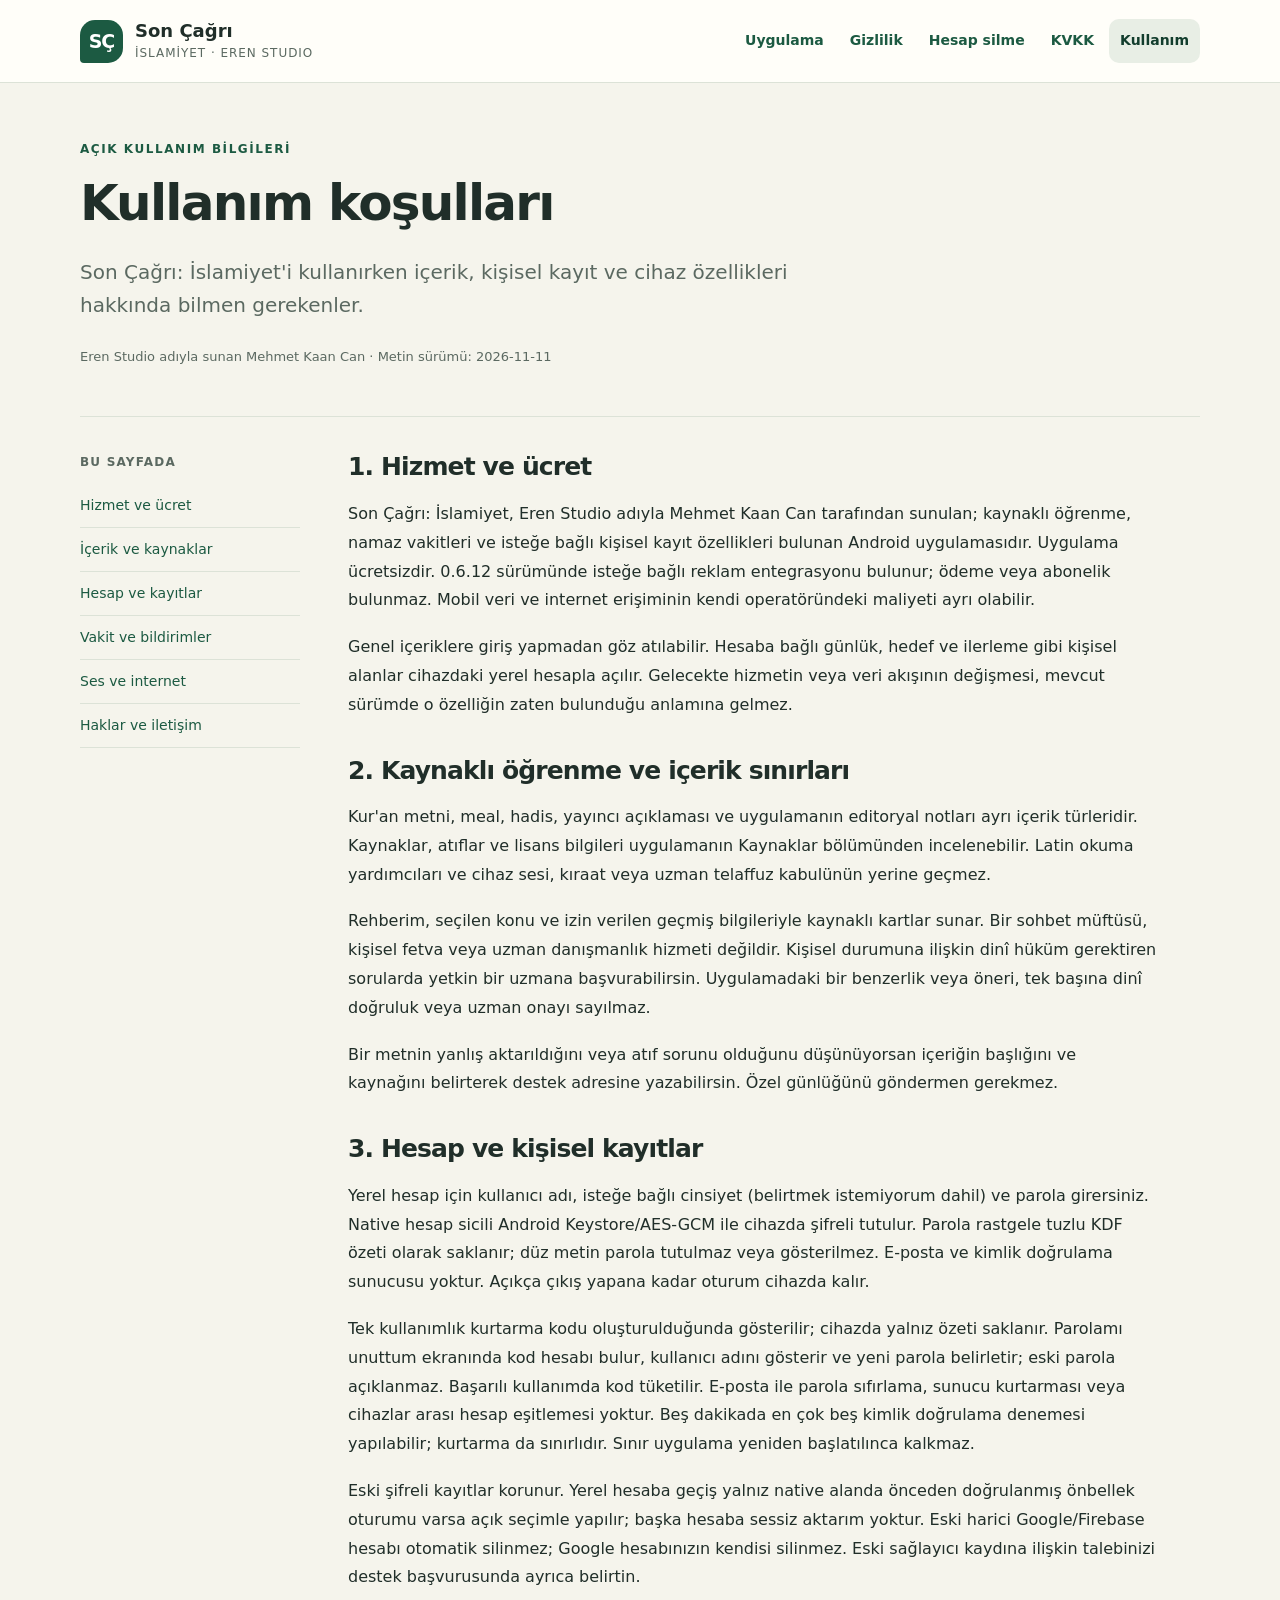
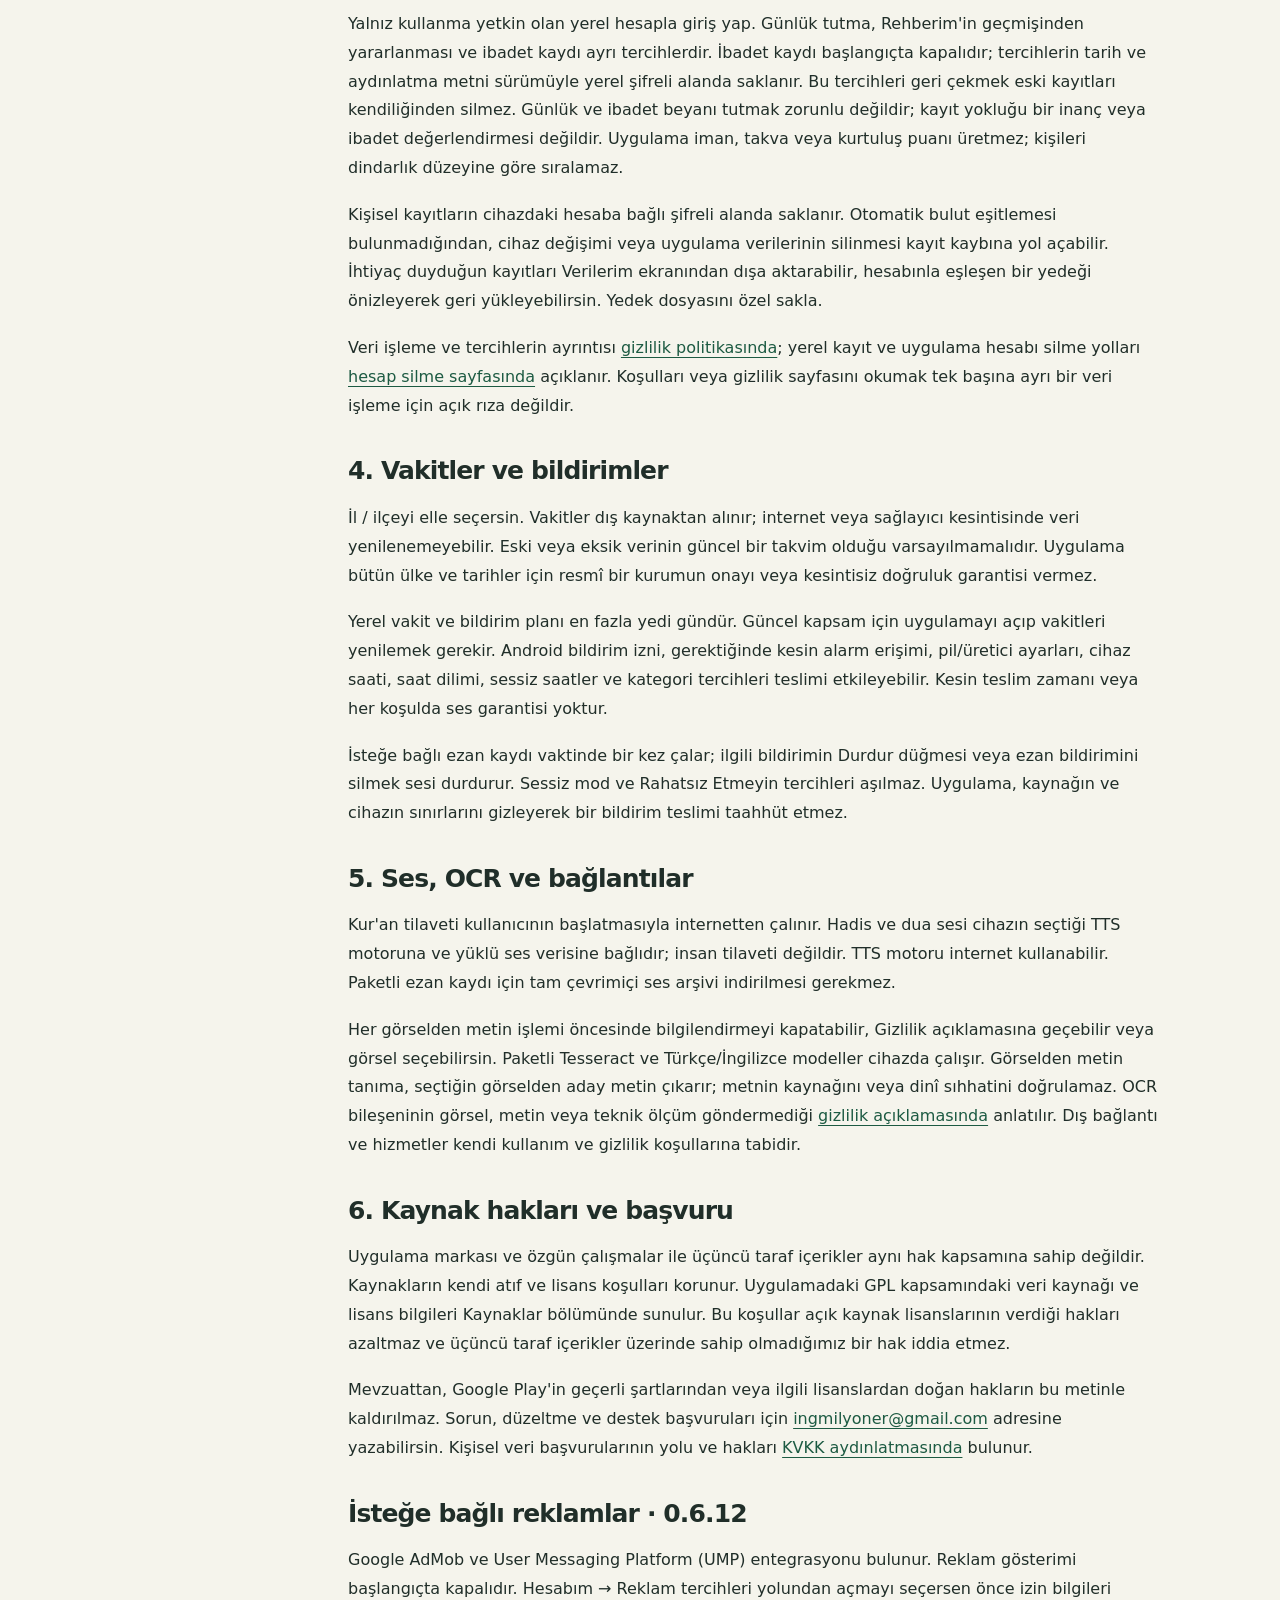
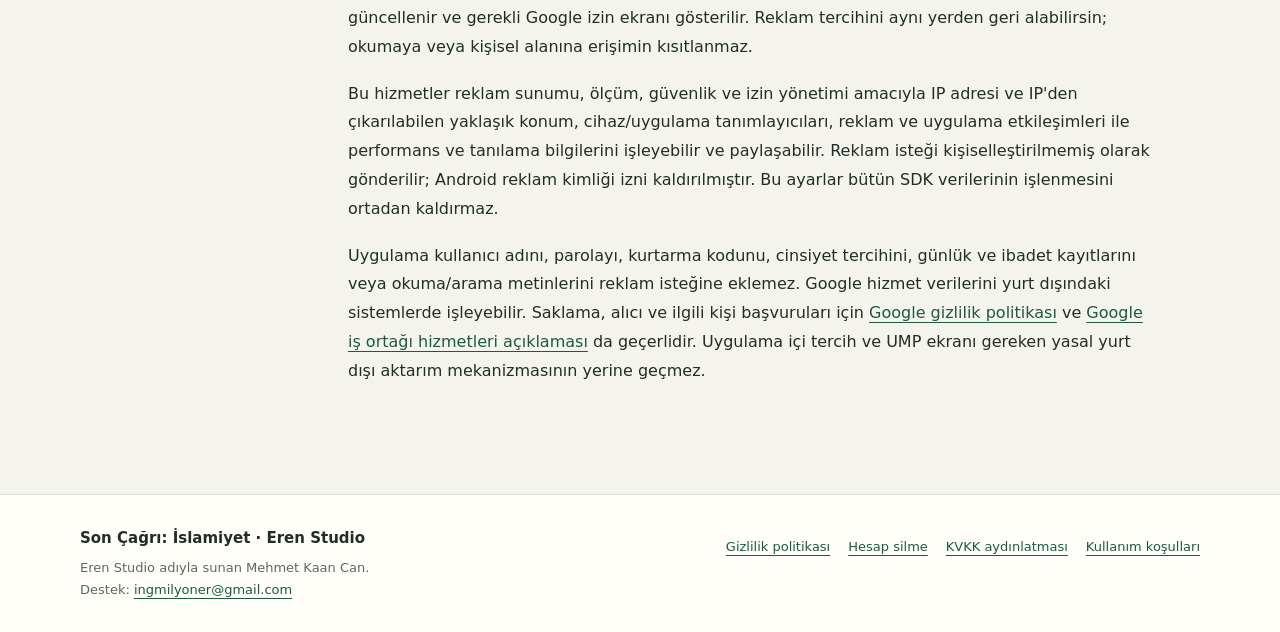
<file: terms.html>
<!doctype html>
<html lang="tr">
<head><meta charset="utf-8"><meta name="viewport" content="width=device-width,initial-scale=1"><meta name="theme-color" content="#1c5a42"><meta name="description" content="Son Çağrı: İslamiyet kullanım koşulları: kaynaklı öğrenme, kişisel kayıtlar, vakit ve ses sınırları, lisanslar ve destek."><title>Kullanım koşulları · Son Çağrı</title><link rel="stylesheet" href="style.css"></head>
<body><a class="skip" href="#ana-icerik">İçeriğe geç</a><header class="site-header"><div class="wrap header-inner"><a class="brand" href="index.html" aria-label="Son Çağrı ana sayfa"><span class="brand-mark" aria-hidden="true">SÇ</span><span><span class="brand-name">Son Çağrı</span><span class="brand-sub">İSLAMİYET · EREN STUDIO</span></span></a><nav class="site-nav" aria-label="Ana gezinme"><a href="index.html">Uygulama</a><a href="privacy.html">Gizlilik</a><a href="delete-account.html">Hesap silme</a><a href="kvkk.html">KVKK</a><a href="terms.html" aria-current="page">Kullanım</a></nav></div></header>
<main id="ana-icerik"><div class="wrap"><header class="page-intro"><span class="eyebrow">Açık kullanım bilgileri</span><h1>Kullanım koşulları</h1><p class="lead">Son Çağrı: İslamiyet'i kullanırken içerik, kişisel kayıt ve cihaz özellikleri hakkında bilmen gerekenler.</p><p class="meta">Eren Studio adıyla sunan Mehmet Kaan Can · Metin sürümü: 2026-11-11</p></header><div class="document-layout"><nav class="toc" aria-label="Bu sayfada"><p class="toc-title">Bu sayfada</p><a href="#hizmet">Hizmet ve ücret</a><a href="#icerik">İçerik ve kaynaklar</a><a href="#hesap">Hesap ve kayıtlar</a><a href="#vakit">Vakit ve bildirimler</a><a href="#ses">Ses ve internet</a><a href="#haklar">Haklar ve iletişim</a></nav><article class="prose">
<section id="hizmet"><h2>1. Hizmet ve ücret</h2><p>Son Çağrı: İslamiyet, Eren Studio adıyla Mehmet Kaan Can tarafından sunulan; kaynaklı öğrenme, namaz vakitleri ve isteğe bağlı kişisel kayıt özellikleri bulunan Android uygulamasıdır. Uygulama ücretsizdir. 0.6.12 sürümünde isteğe bağlı reklam entegrasyonu bulunur; ödeme veya abonelik bulunmaz. Mobil veri ve internet erişiminin kendi operatöründeki maliyeti ayrı olabilir.</p><p>Genel içeriklere giriş yapmadan göz atılabilir. Hesaba bağlı günlük, hedef ve ilerleme gibi kişisel alanlar cihazdaki yerel hesapla açılır. Gelecekte hizmetin veya veri akışının değişmesi, mevcut sürümde o özelliğin zaten bulunduğu anlamına gelmez.</p></section>
<section id="icerik"><h2>2. Kaynaklı öğrenme ve içerik sınırları</h2><p>Kur'an metni, meal, hadis, yayıncı açıklaması ve uygulamanın editoryal notları ayrı içerik türleridir. Kaynaklar, atıflar ve lisans bilgileri uygulamanın Kaynaklar bölümünden incelenebilir. Latin okuma yardımcıları ve cihaz sesi, kıraat veya uzman telaffuz kabulünün yerine geçmez.</p><p>Rehberim, seçilen konu ve izin verilen geçmiş bilgileriyle kaynaklı kartlar sunar. Bir sohbet müftüsü, kişisel fetva veya uzman danışmanlık hizmeti değildir. Kişisel durumuna ilişkin dinî hüküm gerektiren sorularda yetkin bir uzmana başvurabilirsin. Uygulamadaki bir benzerlik veya öneri, tek başına dinî doğruluk veya uzman onayı sayılmaz.</p><p>Bir metnin yanlış aktarıldığını veya atıf sorunu olduğunu düşünüyorsan içeriğin başlığını ve kaynağını belirterek destek adresine yazabilirsin. Özel günlüğünü göndermen gerekmez.</p></section>
<section id="hesap"><h2>3. Hesap ve kişisel kayıtlar</h2><p>Yerel hesap için kullanıcı adı, isteğe bağlı cinsiyet (belirtmek istemiyorum dahil) ve parola girersiniz. Native hesap sicili Android Keystore/AES-GCM ile cihazda şifreli tutulur. Parola rastgele tuzlu KDF özeti olarak saklanır; düz metin parola tutulmaz veya gösterilmez. E-posta ve kimlik doğrulama sunucusu yoktur. Açıkça çıkış yapana kadar oturum cihazda kalır.</p><p>Tek kullanımlık kurtarma kodu oluşturulduğunda gösterilir; cihazda yalnız özeti saklanır. Parolamı unuttum ekranında kod hesabı bulur, kullanıcı adını gösterir ve yeni parola belirletir; eski parola açıklanmaz. Başarılı kullanımda kod tüketilir. E-posta ile parola sıfırlama, sunucu kurtarması veya cihazlar arası hesap eşitlemesi yoktur. Beş dakikada en çok beş kimlik doğrulama denemesi yapılabilir; kurtarma da sınırlıdır. Sınır uygulama yeniden başlatılınca kalkmaz.</p><p>Eski şifreli kayıtlar korunur. Yerel hesaba geçiş yalnız native alanda önceden doğrulanmış önbellek oturumu varsa açık seçimle yapılır; başka hesaba sessiz aktarım yoktur. Eski harici Google/Firebase hesabı otomatik silinmez; Google hesabınızın kendisi silinmez. Eski sağlayıcı kaydına ilişkin talebinizi destek başvurusunda ayrıca belirtin.</p><p>Yalnız kullanma yetkin olan yerel hesapla giriş yap. Günlük tutma, Rehberim'in geçmişinden yararlanması ve ibadet kaydı ayrı tercihlerdir. İbadet kaydı başlangıçta kapalıdır; tercihlerin tarih ve aydınlatma metni sürümüyle yerel şifreli alanda saklanır. Bu tercihleri geri çekmek eski kayıtları kendiliğinden silmez. Günlük ve ibadet beyanı tutmak zorunlu değildir; kayıt yokluğu bir inanç veya ibadet değerlendirmesi değildir. Uygulama iman, takva veya kurtuluş puanı üretmez; kişileri dindarlık düzeyine göre sıralamaz.</p><p>Kişisel kayıtların cihazdaki hesaba bağlı şifreli alanda saklanır. Otomatik bulut eşitlemesi bulunmadığından, cihaz değişimi veya uygulama verilerinin silinmesi kayıt kaybına yol açabilir. İhtiyaç duyduğun kayıtları Verilerim ekranından dışa aktarabilir, hesabınla eşleşen bir yedeği önizleyerek geri yükleyebilirsin. Yedek dosyasını özel sakla.</p><p>Veri işleme ve tercihlerin ayrıntısı <a href="privacy.html">gizlilik politikasında</a>; yerel kayıt ve uygulama hesabı silme yolları <a href="delete-account.html">hesap silme sayfasında</a> açıklanır. Koşulları veya gizlilik sayfasını okumak tek başına ayrı bir veri işleme için açık rıza değildir.</p></section>
<section id="vakit"><h2>4. Vakitler ve bildirimler</h2><p>İl / ilçeyi elle seçersin. Vakitler dış kaynaktan alınır; internet veya sağlayıcı kesintisinde veri yenilenemeyebilir. Eski veya eksik verinin güncel bir takvim olduğu varsayılmamalıdır. Uygulama bütün ülke ve tarihler için resmî bir kurumun onayı veya kesintisiz doğruluk garantisi vermez.</p><p>Yerel vakit ve bildirim planı en fazla yedi gündür. Güncel kapsam için uygulamayı açıp vakitleri yenilemek gerekir. Android bildirim izni, gerektiğinde kesin alarm erişimi, pil/üretici ayarları, cihaz saati, saat dilimi, sessiz saatler ve kategori tercihleri teslimi etkileyebilir. Kesin teslim zamanı veya her koşulda ses garantisi yoktur.</p><p>İsteğe bağlı ezan kaydı vaktinde bir kez çalar; ilgili bildirimin Durdur düğmesi veya ezan bildirimini silmek sesi durdurur. Sessiz mod ve Rahatsız Etmeyin tercihleri aşılmaz. Uygulama, kaynağın ve cihazın sınırlarını gizleyerek bir bildirim teslimi taahhüt etmez.</p></section>
<section id="ses"><h2>5. Ses, OCR ve bağlantılar</h2><p>Kur'an tilaveti kullanıcının başlatmasıyla internetten çalınır. Hadis ve dua sesi cihazın seçtiği TTS motoruna ve yüklü ses verisine bağlıdır; insan tilaveti değildir. TTS motoru internet kullanabilir. Paketli ezan kaydı için tam çevrimiçi ses arşivi indirilmesi gerekmez.</p><p>Her görselden metin işlemi öncesinde bilgilendirmeyi kapatabilir, Gizlilik açıklamasına geçebilir veya görsel seçebilirsin. Paketli Tesseract ve Türkçe/İngilizce modeller cihazda çalışır. Görselden metin tanıma, seçtiğin görselden aday metin çıkarır; metnin kaynağını veya dinî sıhhatini doğrulamaz. OCR bileşeninin görsel, metin veya teknik ölçüm göndermediği <a href="privacy.html#dis-hizmetler">gizlilik açıklamasında</a> anlatılır. Dış bağlantı ve hizmetler kendi kullanım ve gizlilik koşullarına tabidir.</p></section>
<section id="haklar"><h2>6. Kaynak hakları ve başvuru</h2><p>Uygulama markası ve özgün çalışmalar ile üçüncü taraf içerikler aynı hak kapsamına sahip değildir. Kaynakların kendi atıf ve lisans koşulları korunur. Uygulamadaki GPL kapsamındaki veri kaynağı ve lisans bilgileri Kaynaklar bölümünde sunulur. Bu koşullar açık kaynak lisanslarının verdiği hakları azaltmaz ve üçüncü taraf içerikler üzerinde sahip olmadığımız bir hak iddia etmez.</p><p>Mevzuattan, Google Play'in geçerli şartlarından veya ilgili lisanslardan doğan hakların bu metinle kaldırılmaz. Sorun, düzeltme ve destek başvuruları için <a href="mailto:ingmilyoner@gmail.com">ingmilyoner@gmail.com</a> adresine yazabilirsin. Kişisel veri başvurularının yolu ve hakları <a href="kvkk.html">KVKK aydınlatmasında</a> bulunur.</p></section>
<section id="reklam"><h2>İsteğe bağlı reklamlar · 0.6.12</h2><p>Google AdMob ve User Messaging Platform (UMP) entegrasyonu bulunur. Reklam gösterimi başlangıçta kapalıdır. Hesabım → Reklam tercihleri yolundan açmayı seçersen önce izin bilgileri güncellenir ve gerekli Google izin ekranı gösterilir. Reklam tercihini aynı yerden geri alabilirsin; okumaya veya kişisel alanına erişimin kısıtlanmaz.</p><p>Bu hizmetler reklam sunumu, ölçüm, güvenlik ve izin yönetimi amacıyla IP adresi ve IP'den çıkarılabilen yaklaşık konum, cihaz/uygulama tanımlayıcıları, reklam ve uygulama etkileşimleri ile performans ve tanılama bilgilerini işleyebilir ve paylaşabilir. Reklam isteği kişiselleştirilmemiş olarak gönderilir; Android reklam kimliği izni kaldırılmıştır. Bu ayarlar bütün SDK verilerinin işlenmesini ortadan kaldırmaz.</p><p>Uygulama kullanıcı adını, parolayı, kurtarma kodunu, cinsiyet tercihini, günlük ve ibadet kayıtlarını veya okuma/arama metinlerini reklam isteğine eklemez. Google hizmet verilerini yurt dışındaki sistemlerde işleyebilir. Saklama, alıcı ve ilgili kişi başvuruları için <a href="https://policies.google.com/privacy">Google gizlilik politikası</a> ve <a href="https://policies.google.com/technologies/partner-sites">Google iş ortağı hizmetleri açıklaması</a> da geçerlidir. Uygulama içi tercih ve UMP ekranı gereken yasal yurt dışı aktarım mekanizmasının yerine geçmez.</p></section></article></div></div></main><footer class="site-footer"><div class="wrap footer-inner"><div><p class="footer-brand">Son Çağrı: İslamiyet · Eren Studio</p><p class="footer-note">Eren Studio adıyla sunan Mehmet Kaan Can.</p><p class="footer-note">Destek: <a href="mailto:ingmilyoner@gmail.com">ingmilyoner@gmail.com</a></p></div><nav class="footer-links" aria-label="Yasal bilgiler"><a href="privacy.html">Gizlilik politikası</a><a href="delete-account.html">Hesap silme</a><a href="kvkk.html">KVKK aydınlatması</a><a href="terms.html">Kullanım koşulları</a></nav></div></footer></body></html>
</file>
<file: style.css>
:root{color-scheme:light;--paper:#f5f4ec;--surface:#fffef9;--ink:#202e29;--muted:#5b6961;--green:#1c5a42;--green-dark:#123d2d;--soft:#e8eee5;--line:#dce2d7;--gold:#a07a3a;--radius:22px;--shadow:0 12px 40px #253e2f08}
*{box-sizing:border-box}html{scroll-behavior:smooth;scroll-padding-top:24px}body{margin:0;background:var(--paper);color:var(--ink);font-family:system-ui,-apple-system,"Segoe UI",sans-serif;font-size:17px;line-height:1.7}a{color:var(--green);text-decoration-thickness:1px;text-underline-offset:4px}a:hover{color:var(--green-dark)}a:focus-visible,summary:focus-visible{outline:3px solid var(--gold);outline-offset:4px;border-radius:4px}button,a,summary{-webkit-tap-highlight-color:transparent}.skip{position:absolute;left:16px;top:-100px;z-index:10;background:var(--surface);padding:12px 18px}.skip:focus{top:12px}.wrap{width:min(1120px,calc(100% - 48px));margin-inline:auto}.site-header{border-bottom:1px solid var(--line);background:var(--surface)}.header-inner{display:flex;justify-content:space-between;align-items:center;gap:24px;padding-block:19px}.brand{display:flex;align-items:center;gap:12px;text-decoration:none;color:var(--ink);min-height:44px}.brand-mark{display:grid;place-items:center;width:43px;height:43px;background:var(--green);color:#fff;border-radius:15px 15px 15px 4px;font-size:19px;letter-spacing:-1px;font-weight:750;flex-shrink:0}.brand-name{display:block;font-size:18px;font-weight:750;line-height:1.3}.brand-sub{display:block;color:var(--muted);font-size:12px;letter-spacing:.08em}.site-nav{display:flex;gap:4px;flex-wrap:wrap;justify-content:flex-end}.site-nav a{display:inline-flex;align-items:center;min-height:44px;padding:8px 11px;border-radius:10px;font-size:14px;font-weight:600;text-decoration:none;white-space:nowrap}.site-nav a[aria-current="page"]{background:var(--soft);color:var(--green-dark)}main{padding-block:56px 72px}.eyebrow{display:block;color:var(--green);font-size:12px;font-weight:750;letter-spacing:.13em;text-transform:uppercase;margin-bottom:14px}h1,h2,h3,p{margin-top:0}h1,h2,h3{line-height:1.22;letter-spacing:-.035em}h1{font-size:clamp(35px,5.1vw,63px);font-weight:650;margin-bottom:22px;max-width:850px}h2{font-size:27px;font-weight:650;margin-bottom:17px}h3{font-size:20px;font-weight:650;margin-bottom:11px}p{margin-bottom:18px}.lead{font-size:20px;line-height:1.65;color:var(--muted);max-width:780px}.meta{font-size:13px;color:var(--muted);margin-top:24px}.hero{display:grid;grid-template-columns:1.2fr .8fr;gap:48px;align-items:center;padding-bottom:52px}.hero h1{font-size:clamp(38px,5.5vw,66px)}.hero-panel{background:var(--green);border-radius:100px 100px 24px 24px;padding:58px 32px 32px;color:#fff;box-shadow:var(--shadow)}.hero-panel .eyebrow{color:#d5e8c9}.hero-panel h2{font-size:29px;max-width:280px}.hero-panel p{color:#e1eadf}.hero-panel .mini-row{padding-block:14px;border-top:1px solid #ffffff35;font-size:15px}.hero-panel .mini-row:last-child{padding-bottom:0}.button{display:inline-flex;align-items:center;justify-content:center;gap:8px;min-height:48px;padding:11px 19px;border:1px solid var(--green);border-radius:12px;background:var(--green);color:#fff;font-weight:650;font-size:15px;text-decoration:none;line-height:1.5}.button:hover{background:var(--green-dark);color:#fff}.button.secondary{background:transparent;color:var(--green);border-color:var(--line)}.button.secondary:hover{background:var(--soft)}.actions{display:flex;flex-wrap:wrap;gap:12px;margin-block:25px 10px}.section-label{padding-top:12px;margin-bottom:20px;font-size:14px;color:var(--muted)}.cards{display:grid;grid-template-columns:repeat(3,minmax(0,1fr));gap:18px}.card{padding:27px;background:var(--surface);border:1px solid var(--line);border-radius:var(--radius);box-shadow:var(--shadow)}.card p{font-size:15px;color:var(--muted);margin-bottom:0}.card a.card-link{display:inline-flex;align-items:center;min-height:44px;margin-top:14px;font-size:15px;font-weight:650}.card-number{color:var(--gold);font-size:13px;font-weight:750;letter-spacing:.06em;display:block;margin-bottom:15px}.band{margin-top:25px;padding:28px 30px;border:1px solid var(--line);border-radius:var(--radius);background:var(--soft);display:flex;align-items:center;justify-content:space-between;gap:25px}.band h2{font-size:23px;margin-bottom:7px}.band p{margin:0;color:var(--muted);font-size:15px}.page-intro{padding-bottom:30px;border-bottom:1px solid var(--line);margin-bottom:35px}.page-intro h1{font-size:clamp(34px,4.5vw,50px)}.document-layout{display:grid;grid-template-columns:220px minmax(0,1fr);gap:48px}.toc{align-self:start;position:sticky;top:20px}.toc-title{font-size:12px;letter-spacing:.1em;text-transform:uppercase;color:var(--muted);font-weight:700;margin-bottom:11px}.toc a{display:flex;align-items:center;min-height:44px;padding:7px 0;font-size:14px;text-decoration:none;border-bottom:1px solid var(--line);line-height:1.5}.prose{max-width:810px;min-width:0}.prose section{margin-bottom:36px}.prose h2{font-size:25px}.prose h3{font-size:19px;margin-top:24px}.prose p,.prose li{font-size:16px;line-height:1.8}.prose ul,.prose ol{padding-left:24px;margin-block:14px 20px}.prose li{padding-left:3px;margin-bottom:9px}.prose strong{font-weight:700}.note{padding:19px 22px;border-left:3px solid var(--green);border-radius:0 12px 12px 0;background:var(--soft);font-size:15px;line-height:1.75;margin-block:22px}.note p:last-child{margin-bottom:0}.contact-box{background:var(--surface);padding:27px;border:1px solid var(--line);border-radius:var(--radius);margin-block:25px}.contact-email{display:inline-flex;align-items:center;min-height:44px;font-weight:650;font-size:clamp(17px,2vw,21px);overflow-wrap:anywhere;word-break:break-word}.contact-box p{margin-bottom:10px}.contact-box .small{margin-bottom:0}.small{font-size:14px!important;color:var(--muted)}.flow-list{list-style:none;padding:0!important;counter-reset:flow}.flow-list li{counter-increment:flow;position:relative;padding:0 0 19px 47px!important;margin:0 0 20px;border-bottom:1px solid var(--line)}.flow-list li::before{content:counter(flow);position:absolute;left:0;top:1px;display:grid;place-items:center;width:30px;height:30px;border-radius:50%;background:var(--soft);color:var(--green);font-size:14px;font-weight:750}.flow-list li strong{display:block;margin-bottom:4px}details{background:var(--surface);border:1px solid var(--line);border-radius:14px;margin-bottom:12px;padding:0 19px}summary{cursor:pointer;min-height:52px;padding-block:14px;font-weight:650;font-size:16px}details p{font-size:15px!important;padding-top:3px}code{font-family:ui-monospace,SFMono-Regular,Consolas,monospace;font-size:.86em;background:var(--soft);padding:2px 6px;border-radius:4px;overflow-wrap:anywhere}.site-footer{border-top:1px solid var(--line);background:var(--surface);padding-block:31px}.footer-inner{display:flex;align-items:flex-start;justify-content:space-between;gap:30px}.footer-brand{font-size:15px;font-weight:650;margin-bottom:6px}.footer-note{font-size:13px;color:var(--muted);max-width:390px;margin:0}.footer-links{display:flex;flex-wrap:wrap;justify-content:flex-end;gap:4px 18px;max-width:580px}.footer-links a{display:inline-flex;align-items:center;min-height:44px;font-size:13px}.divider{height:1px;background:var(--line);margin-block:30px}
@media(max-width:900px){.header-inner{align-items:flex-start;gap:12px;flex-direction:column}.site-nav{justify-content:flex-start;margin-left:-10px}.hero{gap:25px}.hero-panel{padding:45px 25px 25px}.cards{grid-template-columns:1fr 1fr}.cards .card:last-child{grid-column:1/-1}.document-layout{grid-template-columns:180px minmax(0,1fr);gap:28px}.footer-inner{flex-direction:column;gap:17px}.footer-links{justify-content:flex-start}}
@media(max-width:620px){.wrap{width:calc(100% - 32px)}body{font-size:16px}.header-inner{padding-block:16px}.site-nav{gap:0}.site-nav a{font-size:13px;padding-inline:9px}main{padding-block:35px 47px}.hero{grid-template-columns:1fr;padding-bottom:30px;gap:20px}.hero h1{font-size:43px}.lead{font-size:18px}.hero-panel{border-radius:50px 50px 20px 20px;padding:33px 25px 25px}.hero-panel h2{max-width:none;font-size:26px}.cards{grid-template-columns:1fr}.cards .card:last-child{grid-column:auto}.card{padding:23px}.band{display:block;padding:24px}.band .button{margin-top:20px}.document-layout{display:block}.toc{position:static;display:flex;gap:6px;flex-wrap:wrap;margin-bottom:30px}.toc-title{width:100%;margin-bottom:2px}.toc a{border:1px solid var(--line);border-radius:9px;min-height:44px;padding:8px 10px;font-size:12px}.page-intro{padding-bottom:21px;margin-bottom:26px}.page-intro h1{font-size:36px}.prose h2{font-size:24px}.prose section{margin-bottom:30px}.contact-box{padding:23px}.actions .button{width:100%}.site-footer{padding-block:23px}.footer-links{gap:2px 16px}.note{padding:16px 18px}}
@media(prefers-reduced-motion:reduce){html{scroll-behavior:auto}}
@media print{body{background:#fff;color:#000}.site-header,.toc,.site-footer,.skip,.actions{display:none}main{padding:0}.wrap{width:100%}.document-layout{display:block}.prose{max-width:none}.note,.contact-box{break-inside:avoid;box-shadow:none}a{color:inherit}}
</file>
